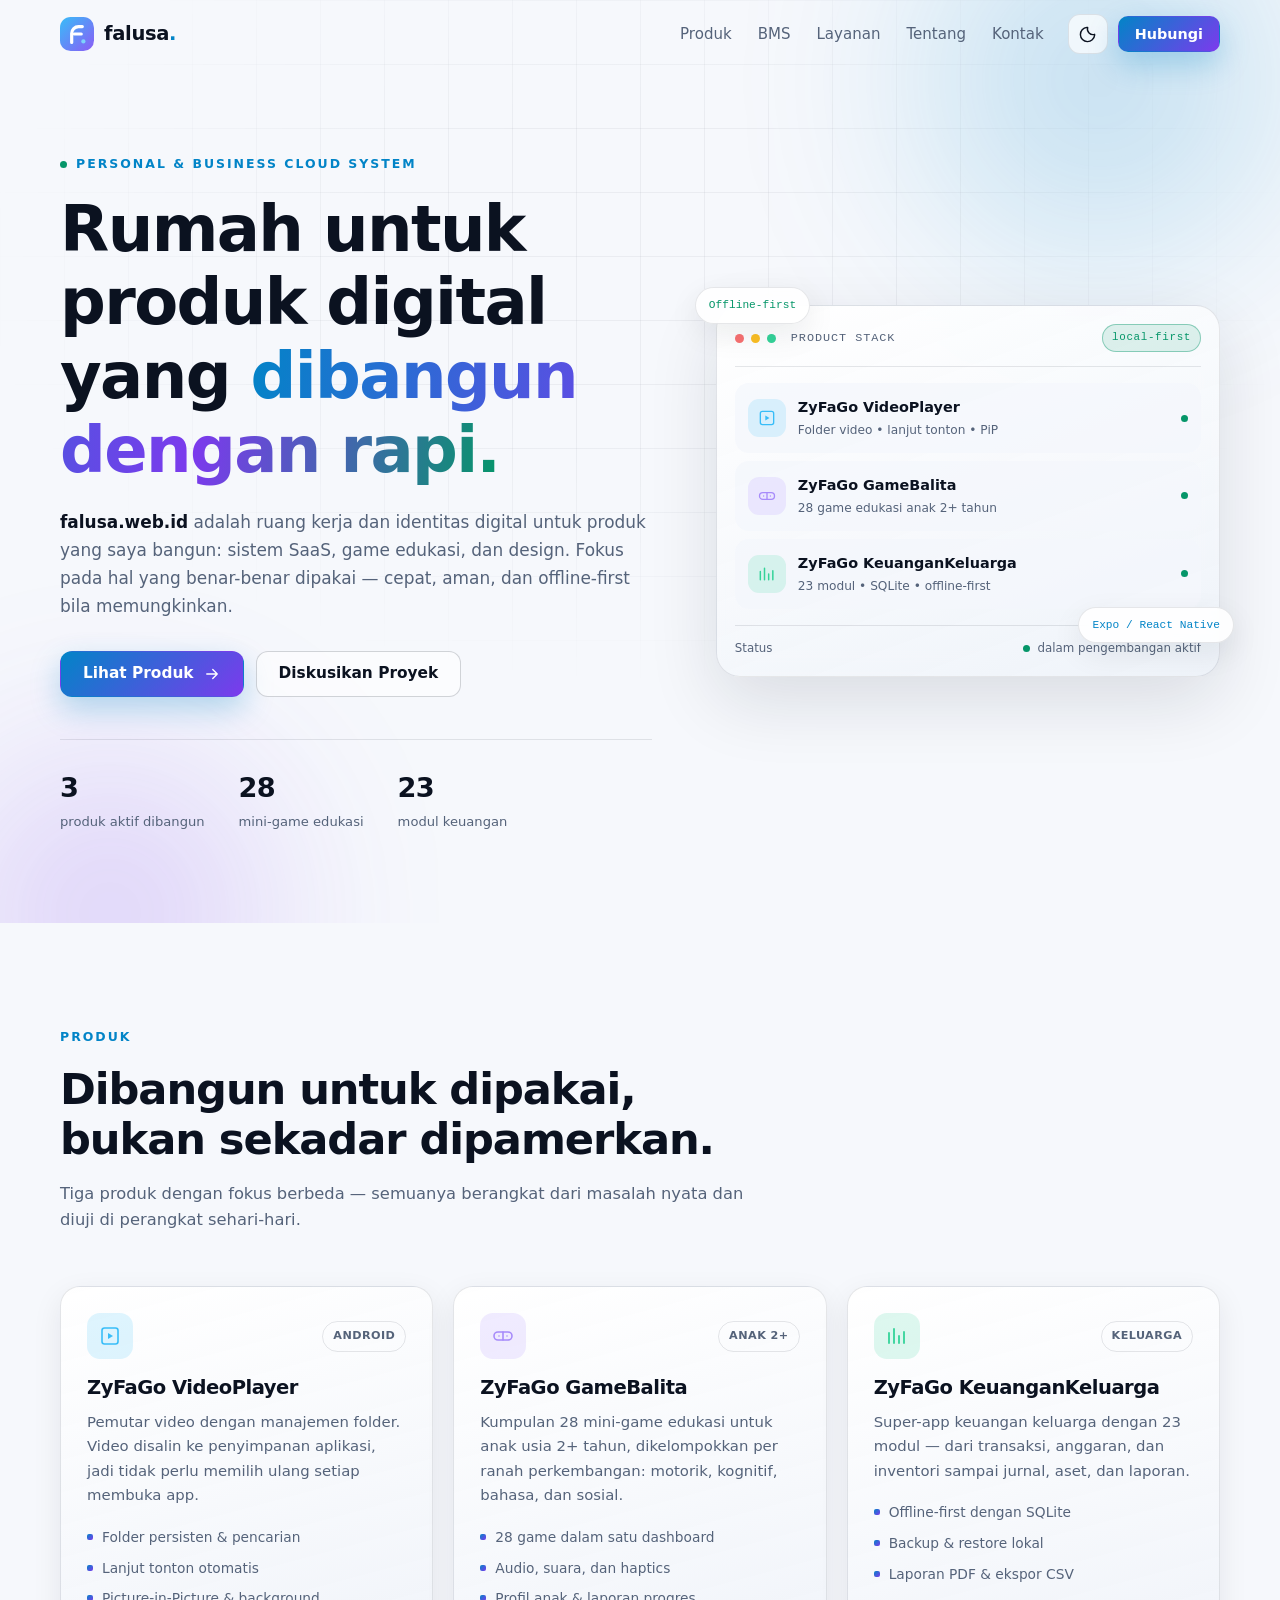
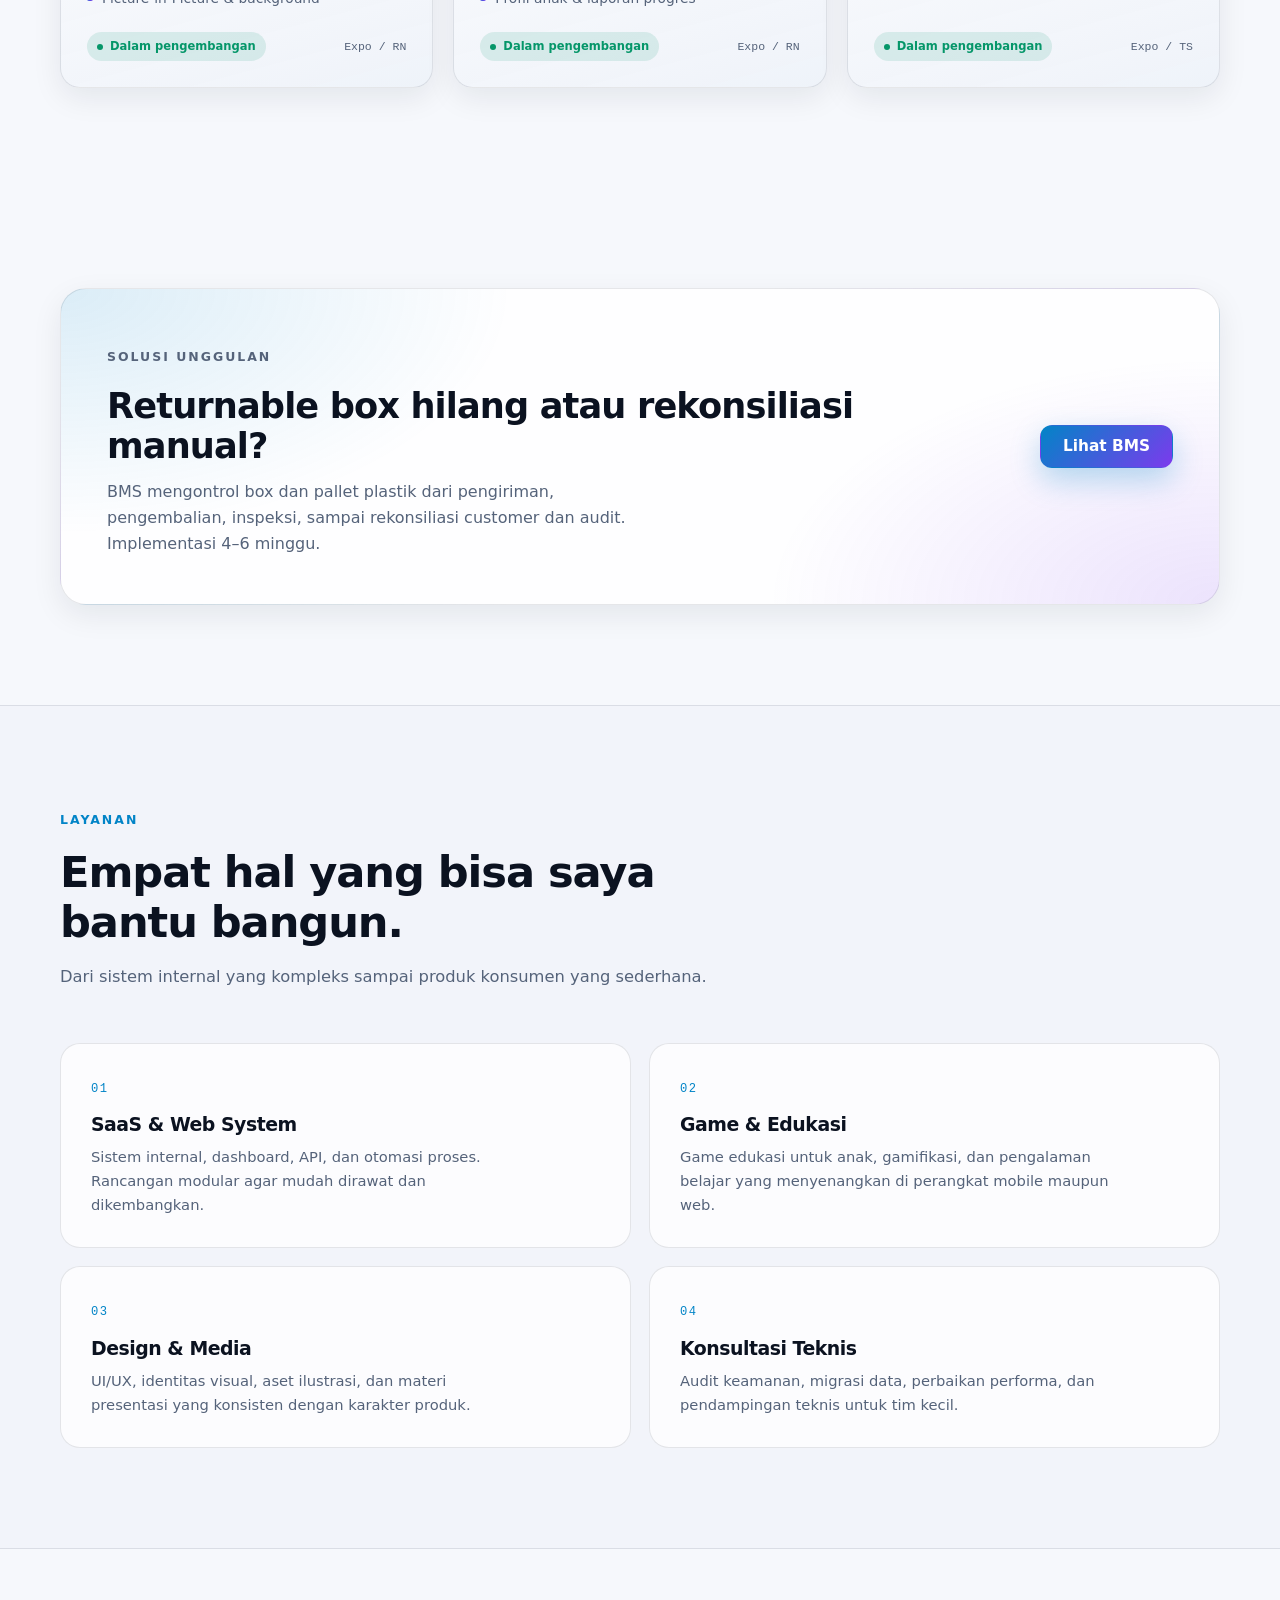
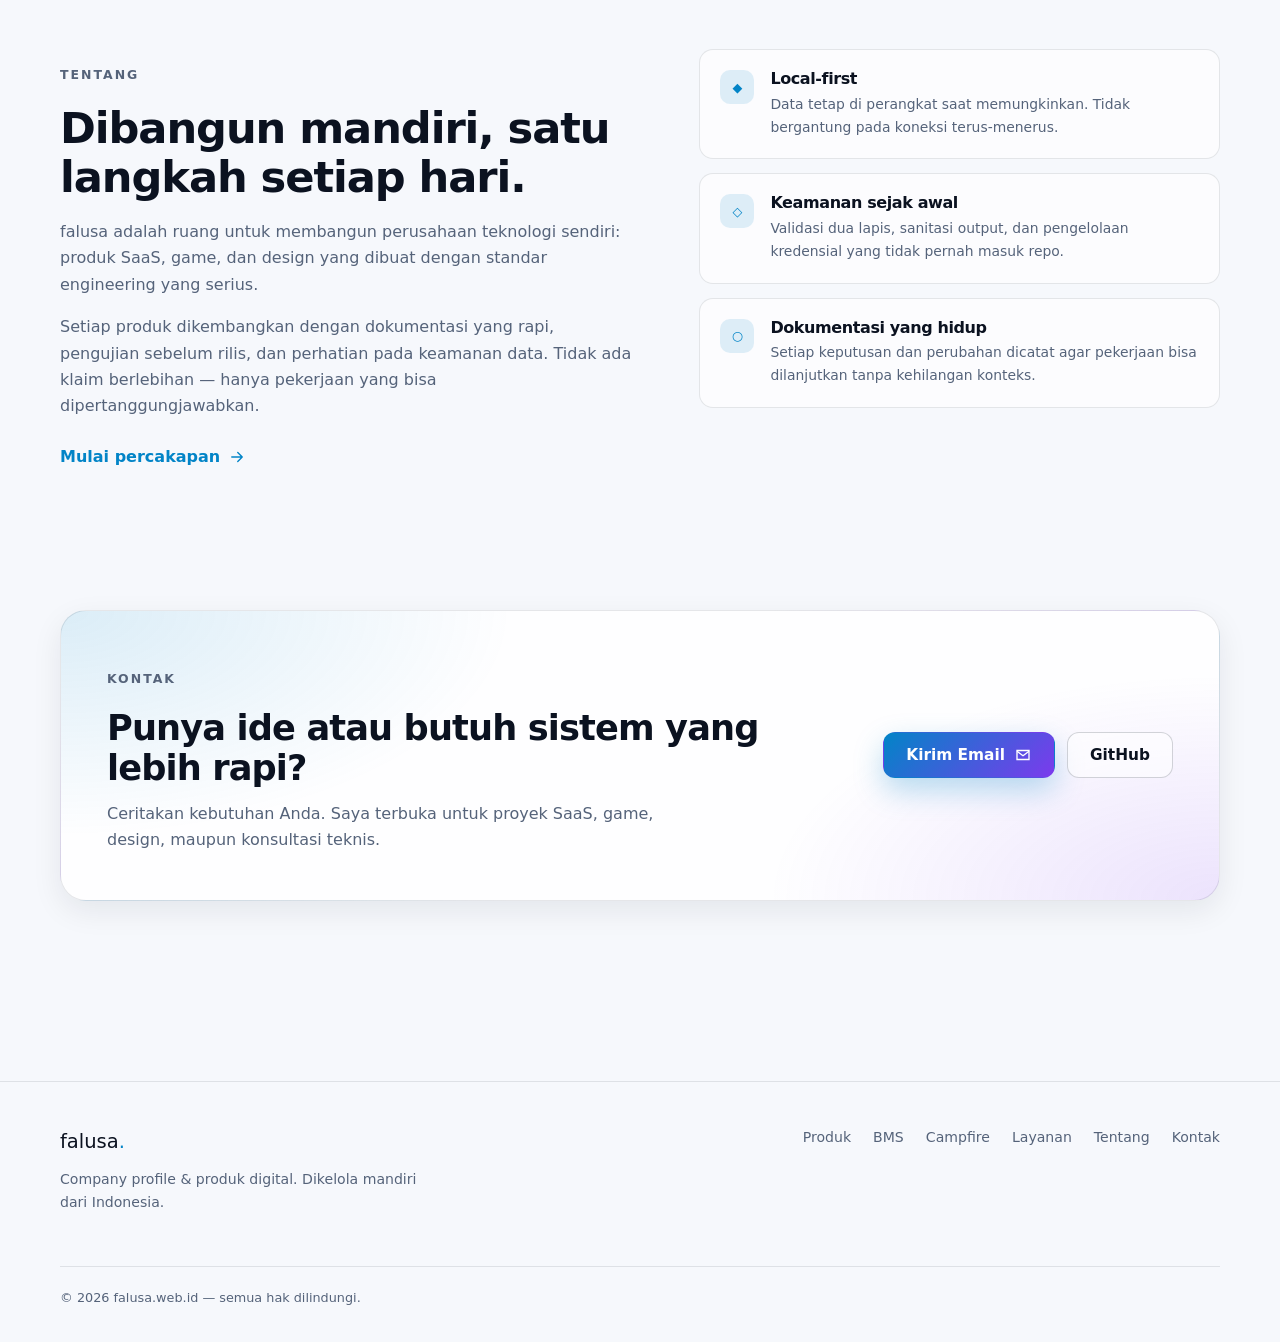
<file: index.html>
<!doctype html>
<html lang="id" data-theme="dark">
<head>
  <meta charset="utf-8">
  <meta name="viewport" content="width=device-width, initial-scale=1">
  <title>falusa — Company Profile &amp; Digital Products</title>
  <meta name="description" content="falusa.web.id — rumah untuk produk digital: sistem SaaS, game edukasi, dan design. Dikelola secara mandiri, fokus pada kecepatan, keamanan, dan pengalaman pengguna.">
  <meta name="author" content="falusa">
  <meta name="theme-color" content="#070A12">
  <script>document.documentElement.classList.add('js');</script>
  <link rel="canonical" href="https://falusa.web.id/">
  <link rel="icon" href="assets/img/favicon.svg" type="image/svg+xml">
  <link rel="stylesheet" href="assets/css/style.css">

  <meta property="og:type" content="website">
  <meta property="og:site_name" content="falusa">
  <meta property="og:title" content="falusa — Company Profile &amp; Digital Products">
  <meta property="og:description" content="Rumah untuk produk digital: sistem SaaS, game edukasi, dan design.">
  <meta property="og:url" content="https://falusa.web.id/">
  <meta name="twitter:card" content="summary">
  <meta name="twitter:title" content="falusa — Company Profile &amp; Digital Products">
  <meta name="twitter:description" content="Rumah untuk produk digital: sistem SaaS, game edukasi, dan design.">

  <script type="application/ld+json">
  {
    "@context": "https://schema.org",
    "@type": "Organization",
    "name": "falusa",
    "url": "https://falusa.web.id",
    "email": "faridlukmans@gmail.com",
    "sameAs": ["https://github.com/faridlukmans"],
    "description": "Personal and business cloud system. Membangun produk digital: SaaS, game edukasi, dan design."
  }
  </script>
</head>
<body>
  <a class="skip-link" href="#main">Lewati ke konten</a>

  <header class="site-header" id="siteHeader">
    <div class="container nav-wrap">
      <a class="brand" href="#top" aria-label="falusa — beranda">
        <span class="brand-mark" aria-hidden="true">
          <svg viewBox="0 0 32 32" fill="none" xmlns="http://www.w3.org/2000/svg">
            <rect width="32" height="32" rx="10" fill="url(#brandGradient)"/>
            <path d="M11 24V15.5C11 11.91 13.91 9 17.5 9H21" stroke="white" stroke-width="3" stroke-linecap="round"/>
            <path d="M13.5 16H20" stroke="white" stroke-width="3" stroke-linecap="round"/>
            <circle cx="22" cy="23" r="2" fill="#7DD3FC"/>
            <defs>
              <linearGradient id="brandGradient" x1="0" y1="0" x2="32" y2="32" gradientUnits="userSpaceOnUse">
                <stop stop-color="#38BDF8"/>
                <stop offset="1" stop-color="#8B5CF6"/>
              </linearGradient>
            </defs>
          </svg>
        </span>
        <span class="brand-text">falusa<span class="brand-dot">.</span></span>
      </a>

      <nav class="nav-links" id="navLinks" aria-label="Navigasi utama">
        <a href="#produk">Produk</a>
        <a href="bms.html">BMS</a>
        <a href="#layanan">Layanan</a>
        <a href="#tentang">Tentang</a>
        <a href="#kontak">Kontak</a>
      </nav>

      <div class="nav-actions">
        <button class="icon-btn" id="themeToggle" type="button" aria-label="Ganti tema terang/gelap" title="Ganti tema">
          <svg class="icon-sun" viewBox="0 0 24 24" fill="none" aria-hidden="true"><circle cx="12" cy="12" r="4" stroke="currentColor" stroke-width="1.8"/><path d="M12 2v2M12 20v2M4.93 4.93l1.42 1.42M17.65 17.65l1.42 1.42M2 12h2M20 12h2M4.93 19.07l1.42-1.42M17.65 6.35l1.42-1.42" stroke="currentColor" stroke-width="1.8" stroke-linecap="round"/></svg>
          <svg class="icon-moon" viewBox="0 0 24 24" fill="none" aria-hidden="true"><path d="M21 12.79A9 9 0 1 1 11.21 3c.34 0 .67.02 1 .05a7 7 0 0 0 8.74 8.74c.03.33.05.66.05 1Z" stroke="currentColor" stroke-width="1.8" stroke-linejoin="round"/></svg>
        </button>
        <a class="btn btn-sm btn-primary nav-cta" href="#kontak">Hubungi</a>
        <button class="icon-btn menu-btn" id="menuToggle" type="button" aria-label="Buka menu" aria-expanded="false" aria-controls="navLinks">
          <svg viewBox="0 0 24 24" fill="none" aria-hidden="true"><path d="M4 7h16M4 12h16M4 17h16" stroke="currentColor" stroke-width="1.8" stroke-linecap="round"/></svg>
        </button>
      </div>
    </div>
  </header>

  <main id="main">
    <!-- HERO -->
    <section class="hero" id="top">
      <div class="hero-bg" aria-hidden="true">
        <div class="orb orb-a"></div>
        <div class="orb orb-b"></div>
        <div class="grid-fade"></div>
      </div>
      <div class="container hero-grid">
        <div class="hero-copy reveal">
          <p class="eyebrow"><span class="pulse-dot"></span> Personal &amp; business cloud system</p>
          <h1>Rumah untuk produk digital yang <span class="gradient-text">dibangun dengan rapi.</span></h1>
          <p class="lead">
            <strong>falusa.web.id</strong> adalah ruang kerja dan identitas digital untuk produk
            yang saya bangun: sistem SaaS, game edukasi, dan design. Fokus pada hal yang
            benar-benar dipakai — cepat, aman, dan offline-first bila memungkinkan.
          </p>
          <div class="hero-actions">
            <a class="btn btn-primary" href="#produk">
              Lihat Produk
              <svg viewBox="0 0 24 24" fill="none" aria-hidden="true"><path d="M5 12h14M13 6l6 6-6 6" stroke="currentColor" stroke-width="1.8" stroke-linecap="round" stroke-linejoin="round"/></svg>
            </a>
            <a class="btn btn-ghost" href="#kontak">Diskusikan Proyek</a>
          </div>
          <ul class="hero-facts" aria-label="Ringkasan">
            <li><strong>3</strong><span>produk aktif dibangun</span></li>
            <li><strong>28</strong><span>mini-game edukasi</span></li>
            <li><strong>23</strong><span>modul keuangan</span></li>
          </ul>
        </div>

        <div class="hero-visual reveal" aria-hidden="true">
          <div class="visual-card">
            <div class="visual-head">
              <span class="traffic"></span><span class="traffic"></span><span class="traffic"></span>
              <span class="visual-title">product stack</span>
              <span class="live-badge">local-first</span>
            </div>
            <div class="stack-list">
              <div class="stack-item">
                <span class="stack-icon icon-cyan">
                  <svg viewBox="0 0 24 24" fill="none"><path d="M4 6.5A2.5 2.5 0 0 1 6.5 4h11A2.5 2.5 0 0 1 20 6.5v11a2.5 2.5 0 0 1-2.5 2.5h-11A2.5 2.5 0 0 1 4 17.5v-11Z" stroke="currentColor" stroke-width="1.6"/><path d="m10 9 5 3-5 3V9Z" fill="currentColor"/></svg>
                </span>
                <div><strong>ZyFaGo VideoPlayer</strong><small>Folder video • lanjut tonton • PiP</small></div>
                <span class="status-dot"></span>
              </div>
              <div class="stack-item">
                <span class="stack-icon icon-violet">
                  <svg viewBox="0 0 24 24" fill="none"><path d="M7 8h10a4 4 0 0 1 0 8H7a4 4 0 0 1 0-8Z" stroke="currentColor" stroke-width="1.6"/><path d="M8 12h.01M16 12h.01M12 8v8" stroke="currentColor" stroke-width="1.6" stroke-linecap="round"/></svg>
                </span>
                <div><strong>ZyFaGo GameBalita</strong><small>28 game edukasi anak 2+ tahun</small></div>
                <span class="status-dot"></span>
              </div>
              <div class="stack-item">
                <span class="stack-icon icon-lime">
                  <svg viewBox="0 0 24 24" fill="none"><path d="M4 19V9m5 10V5m5 14v-7m5 7V8" stroke="currentColor" stroke-width="1.8" stroke-linecap="round"/></svg>
                </span>
                <div><strong>ZyFaGo KeuanganKeluarga</strong><small>23 modul • SQLite • offline-first</small></div>
                <span class="status-dot"></span>
              </div>
            </div>
            <div class="visual-foot">
              <span>Status</span>
              <span class="visual-status"><span class="pulse-dot"></span> dalam pengembangan aktif</span>
            </div>
          </div>
          <div class="float-chip chip-a">Offline-first</div>
          <div class="float-chip chip-b">Expo / React Native</div>
        </div>
      </div>
    </section>

    <!-- PRODUK -->
    <section class="section" id="produk">
      <div class="container">
        <div class="section-head reveal">
          <p class="eyebrow">Produk</p>
          <h2>Dibangun untuk dipakai, bukan sekadar dipamerkan.</h2>
          <p class="section-sub">Tiga produk dengan fokus berbeda — semuanya berangkat dari masalah nyata dan diuji di perangkat sehari-hari.</p>
        </div>

        <div class="product-grid">
          <article class="product-card reveal">
            <div class="product-top">
              <span class="product-icon icon-cyan">
                <svg viewBox="0 0 24 24" fill="none"><path d="M4 6.5A2.5 2.5 0 0 1 6.5 4h11A2.5 2.5 0 0 1 20 6.5v11a2.5 2.5 0 0 1-2.5 2.5h-11A2.5 2.5 0 0 1 4 17.5v-11Z" stroke="currentColor" stroke-width="1.6"/><path d="m10 9 5 3-5 3V9Z" fill="currentColor"/></svg>
              </span>
              <span class="badge">Android</span>
            </div>
            <h3>ZyFaGo VideoPlayer</h3>
            <p>Pemutar video dengan manajemen folder. Video disalin ke penyimpanan aplikasi, jadi tidak perlu memilih ulang setiap membuka app.</p>
            <ul class="feature-list">
              <li>Folder persisten &amp; pencarian</li>
              <li>Lanjut tonton otomatis</li>
              <li>Picture-in-Picture &amp; background</li>
            </ul>
            <div class="product-foot">
              <span class="status-pill">Dalam pengembangan</span>
              <span class="mono">Expo / RN</span>
            </div>
          </article>

          <article class="product-card reveal">
            <div class="product-top">
              <span class="product-icon icon-violet">
                <svg viewBox="0 0 24 24" fill="none"><path d="M7 8h10a4 4 0 0 1 0 8H7a4 4 0 0 1 0-8Z" stroke="currentColor" stroke-width="1.6"/><path d="M8 12h.01M16 12h.01M12 8v8" stroke="currentColor" stroke-width="1.6" stroke-linecap="round"/></svg>
              </span>
              <span class="badge">Anak 2+</span>
            </div>
            <h3>ZyFaGo GameBalita</h3>
            <p>Kumpulan 28 mini-game edukasi untuk anak usia 2+ tahun, dikelompokkan per ranah perkembangan: motorik, kognitif, bahasa, dan sosial.</p>
            <ul class="feature-list">
              <li>28 game dalam satu dashboard</li>
              <li>Audio, suara, dan haptics</li>
              <li>Profil anak &amp; laporan progres</li>
            </ul>
            <div class="product-foot">
              <span class="status-pill">Dalam pengembangan</span>
              <span class="mono">Expo / RN</span>
            </div>
          </article>

          <article class="product-card reveal">
            <div class="product-top">
              <span class="product-icon icon-lime">
                <svg viewBox="0 0 24 24" fill="none"><path d="M4 19V9m5 10V5m5 14v-7m5 7V8" stroke="currentColor" stroke-width="1.8" stroke-linecap="round"/></svg>
              </span>
              <span class="badge">Keluarga</span>
            </div>
            <h3>ZyFaGo KeuanganKeluarga</h3>
            <p>Super-app keuangan keluarga dengan 23 modul — dari transaksi, anggaran, dan inventori sampai jurnal, aset, dan laporan.</p>
            <ul class="feature-list">
              <li>Offline-first dengan SQLite</li>
              <li>Backup &amp; restore lokal</li>
              <li>Laporan PDF &amp; ekspor CSV</li>
            </ul>
            <div class="product-foot">
              <span class="status-pill">Dalam pengembangan</span>
              <span class="mono">Expo / TS</span>
            </div>
          </article>
        </div>
      </div>
    </section>

    <!-- SOLUSI BMS -->
    <section class="section" id="bms">
      <div class="container cta-box reveal">
        <div class="cta-copy">
          <p class="eyebrow">Solusi unggulan</p>
          <h2>Returnable box hilang atau rekonsiliasi manual?</h2>
          <p>BMS mengontrol box dan pallet plastik dari pengiriman, pengembalian, inspeksi, sampai rekonsiliasi customer dan audit. Implementasi 4–6 minggu.</p>
        </div>
        <div class="cta-actions">
          <a class="btn btn-primary" href="bms.html">Lihat BMS</a>
        </div>
      </div>
    </section>

    <!-- LAYANAN -->
    <section class="section section-alt" id="layanan">
      <div class="container">
        <div class="section-head reveal">
          <p class="eyebrow">Layanan</p>
          <h2>Empat hal yang bisa saya bantu bangun.</h2>
          <p class="section-sub">Dari sistem internal yang kompleks sampai produk konsumen yang sederhana.</p>
        </div>

        <div class="service-grid">
          <article class="service-card reveal">
            <span class="service-num">01</span>
            <h3>SaaS &amp; Web System</h3>
            <p>Sistem internal, dashboard, API, dan otomasi proses. Rancangan modular agar mudah dirawat dan dikembangkan.</p>
          </article>
          <article class="service-card reveal">
            <span class="service-num">02</span>
            <h3>Game &amp; Edukasi</h3>
            <p>Game edukasi untuk anak, gamifikasi, dan pengalaman belajar yang menyenangkan di perangkat mobile maupun web.</p>
          </article>
          <article class="service-card reveal">
            <span class="service-num">03</span>
            <h3>Design &amp; Media</h3>
            <p>UI/UX, identitas visual, aset ilustrasi, dan materi presentasi yang konsisten dengan karakter produk.</p>
          </article>
          <article class="service-card reveal">
            <span class="service-num">04</span>
            <h3>Konsultasi Teknis</h3>
            <p>Audit keamanan, migrasi data, perbaikan performa, dan pendampingan teknis untuk tim kecil.</p>
          </article>
        </div>
      </div>
    </section>

    <!-- TENTANG -->
    <section class="section" id="tentang">
      <div class="container about-grid">
        <div class="about-copy reveal">
          <p class="eyebrow">Tentang</p>
          <h2>Dibangun mandiri, satu langkah setiap hari.</h2>
          <p>
            falusa adalah ruang untuk membangun perusahaan teknologi sendiri: produk SaaS,
            game, dan design yang dibuat dengan standar engineering yang serius.
          </p>
          <p>
            Setiap produk dikembangkan dengan dokumentasi yang rapi, pengujian sebelum rilis,
            dan perhatian pada keamanan data. Tidak ada klaim berlebihan — hanya pekerjaan
            yang bisa dipertanggungjawabkan.
          </p>
          <a class="link-arrow" href="#kontak">
            Mulai percakapan
            <svg viewBox="0 0 24 24" fill="none" aria-hidden="true"><path d="M5 12h14M13 6l6 6-6 6" stroke="currentColor" stroke-width="1.8" stroke-linecap="round" stroke-linejoin="round"/></svg>
          </a>
        </div>

        <div class="principle-list reveal">
          <div class="principle">
            <span class="principle-icon">◆</span>
            <div><h3>Local-first</h3><p>Data tetap di perangkat saat memungkinkan. Tidak bergantung pada koneksi terus-menerus.</p></div>
          </div>
          <div class="principle">
            <span class="principle-icon">◇</span>
            <div><h3>Keamanan sejak awal</h3><p>Validasi dua lapis, sanitasi output, dan pengelolaan kredensial yang tidak pernah masuk repo.</p></div>
          </div>
          <div class="principle">
            <span class="principle-icon">○</span>
            <div><h3>Dokumentasi yang hidup</h3><p>Setiap keputusan dan perubahan dicatat agar pekerjaan bisa dilanjutkan tanpa kehilangan konteks.</p></div>
          </div>
        </div>
      </div>
    </section>

    <!-- KONTAK -->
    <section class="section section-cta" id="kontak">
      <div class="container cta-box reveal">
        <div class="cta-copy">
          <p class="eyebrow">Kontak</p>
          <h2>Punya ide atau butuh sistem yang lebih rapi?</h2>
          <p>Ceritakan kebutuhan Anda. Saya terbuka untuk proyek SaaS, game, design, maupun konsultasi teknis.</p>
        </div>
        <div class="cta-actions">
          <a class="btn btn-primary" href="mailto:faridlukmans@gmail.com?subject=Proyek%20falusa.web.id">
            Kirim Email
            <svg viewBox="0 0 24 24" fill="none" aria-hidden="true"><path d="M4 6h16v12H4V6Z" stroke="currentColor" stroke-width="1.8"/><path d="m4 7 8 6 8-6" stroke="currentColor" stroke-width="1.8" stroke-linejoin="round"/></svg>
          </a>
          <a class="btn btn-ghost" href="https://github.com/faridlukmans" target="_blank" rel="noopener noreferrer">GitHub</a>
        </div>
      </div>
    </section>
  </main>

  <footer class="site-footer">
    <div class="container footer-wrap">
      <div class="footer-brand">
        <span class="brand-text">falusa<span class="brand-dot">.</span></span>
        <p>Company profile &amp; produk digital. Dikelola mandiri dari Indonesia.</p>
      </div>
      <div class="footer-links">
        <a href="#produk">Produk</a>
        <a href="bms.html">BMS</a>
        <a href="campfire/">Campfire</a>
        <a href="#layanan">Layanan</a>
        <a href="#tentang">Tentang</a>
        <a href="#kontak">Kontak</a>
      </div>
      <p class="footer-copy">© <span id="year">2026</span> falusa.web.id — semua hak dilindungi.</p>
    </div>
  </footer>

  <script src="assets/js/main.js" defer></script>
</body>
</html>
</file>
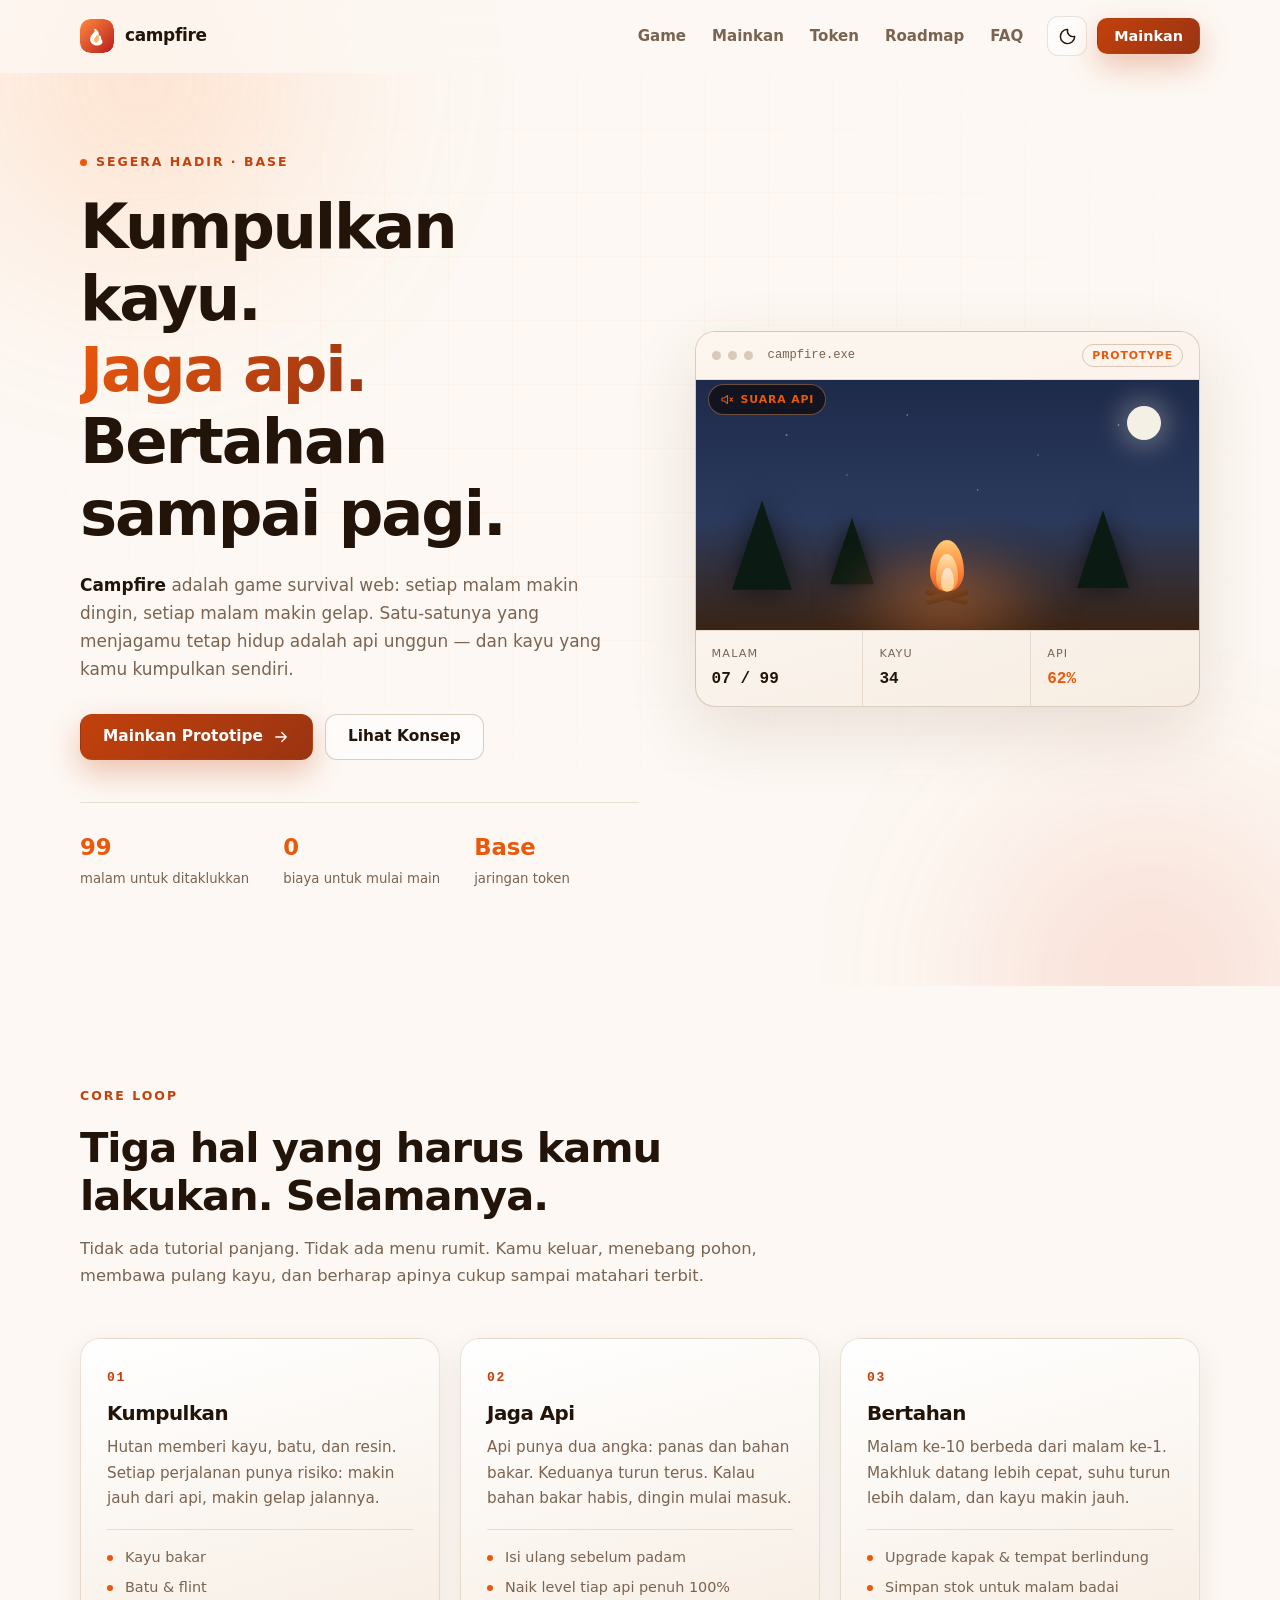
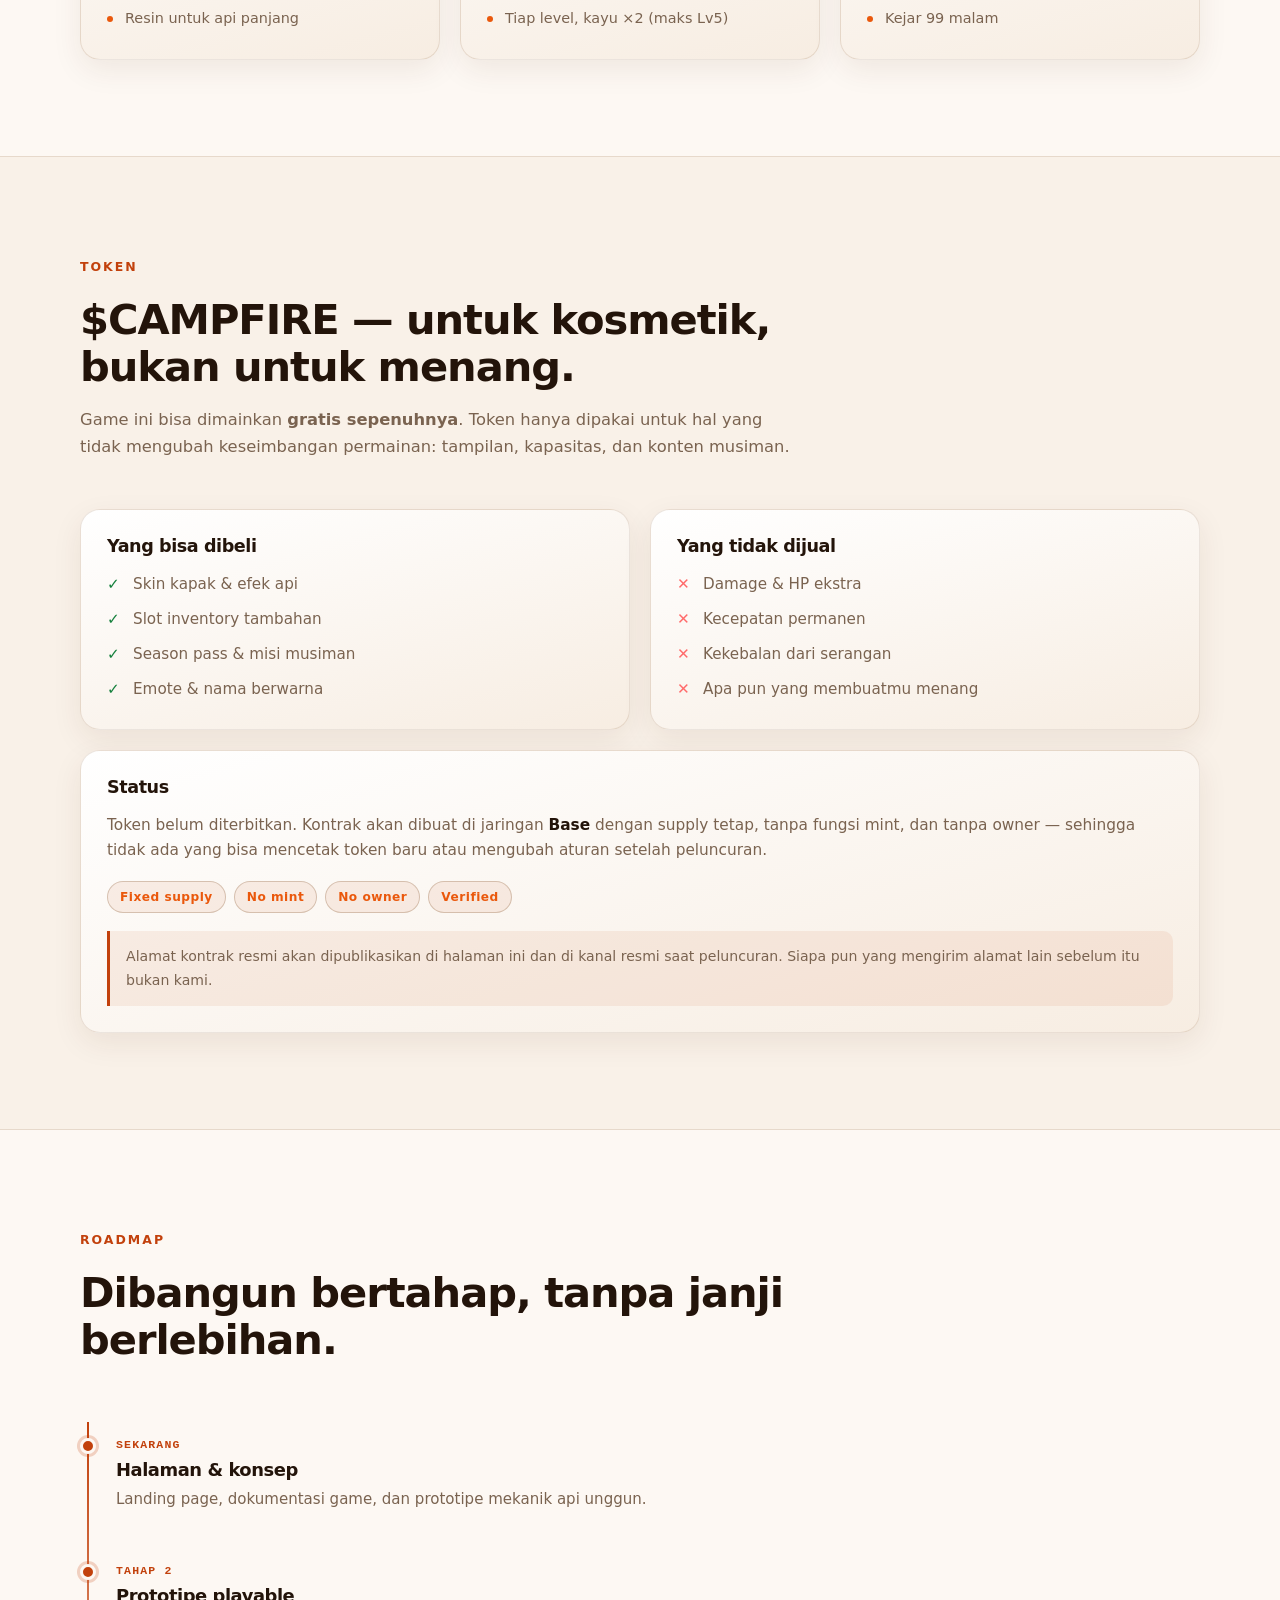
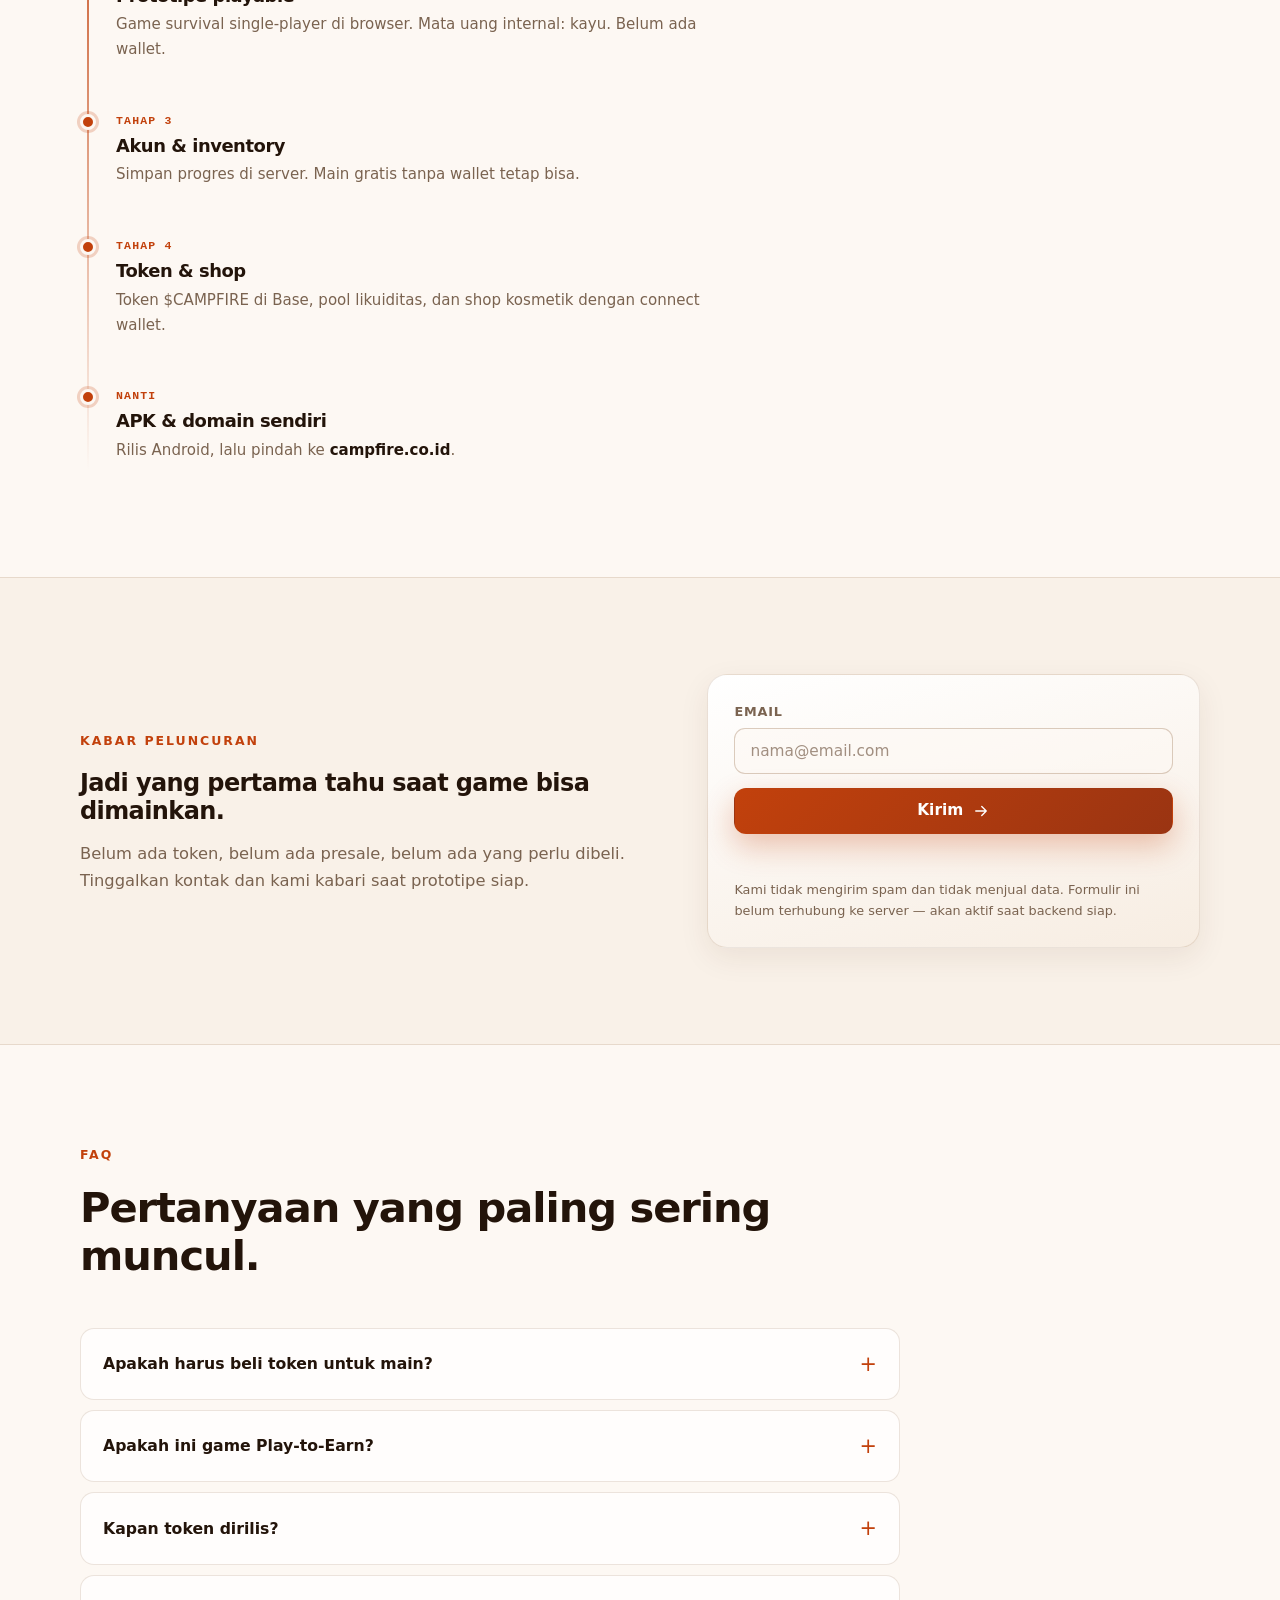
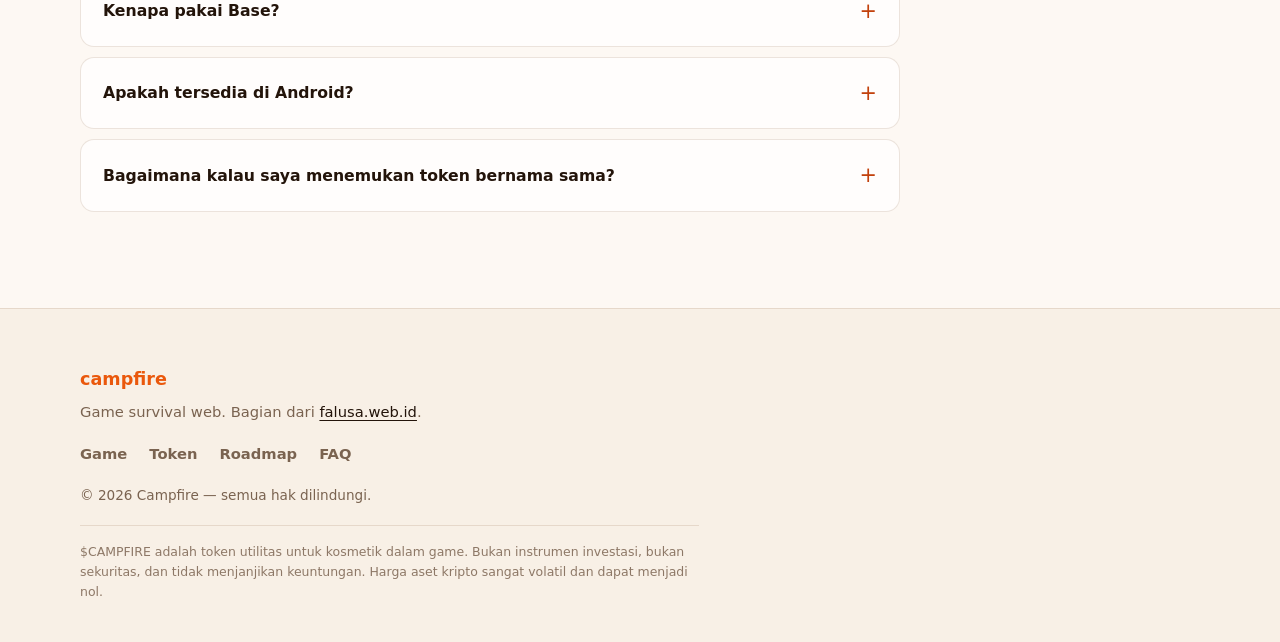
<file: campfire/index.html>
<!doctype html>
<html lang="id" data-theme="dark">
<head>
  <meta charset="utf-8">
  <meta name="viewport" content="width=device-width, initial-scale=1">
  <title>Campfire — Survival Game on Base</title>
  <meta name="description" content="Campfire — game survival bertahan malam. Kumpulkan kayu, jaga api unggun, jangan sampai padam. Segera hadir di campfire.falusa.web.id.">
  <meta name="author" content="falusa">
  <meta name="theme-color" content="#0b0705">
  <script>document.documentElement.classList.add('js');</script>
  <link rel="canonical" href="https://campfire.falusa.web.id/">
  <link rel="icon" href="assets/img/favicon.svg" type="image/svg+xml">
  <link rel="stylesheet" href="assets/css/campfire.css">

  <meta property="og:type" content="website">
  <meta property="og:site_name" content="Campfire">
  <meta property="og:title" content="Campfire — Survival Game on Base">
  <meta property="og:description" content="Kumpulkan kayu. Jaga api. Bertahan sampai pagi. Game survival web yang segera hadir.">
  <meta property="og:url" content="https://campfire.falusa.web.id/">
  <meta name="twitter:card" content="summary">

  <script type="application/ld+json">
  {
    "@context": "https://schema.org",
    "@type": "VideoGame",
    "name": "Campfire",
    "url": "https://campfire.falusa.web.id",
    "genre": ["Survival", "Casual"],
    "gamePlatform": ["Web browser", "Android"],
    "applicationCategory": "Game",
    "operatingSystem": "Web, Android",
    "publisher": { "@type": "Organization", "name": "falusa", "url": "https://falusa.web.id" }
  }
  </script>
</head>
<body>
  <a class="skip-link" href="#main">Lewati ke konten</a>

  <header class="site-header" id="siteHeader">
    <div class="container nav-wrap">
      <a class="brand" href="#top" aria-label="Campfire — beranda">
        <span class="brand-mark" aria-hidden="true">
          <svg viewBox="0 0 32 32" fill="none" xmlns="http://www.w3.org/2000/svg">
            <rect width="32" height="32" rx="10" fill="url(#cfGrad)"/>
            <path d="M16 25c-3.6 0-6.5-2.6-6.5-5.9 0-2.4 1.4-4 2.6-5.4.9-1 1.7-1.9 1.7-3.1 0-.6-.2-1.1-.5-1.6 2.6.7 4.4 3 4.4 5.4 0 .9-.2 1.6-.5 2.3.7-.3 1.2-.9 1.5-1.6.9 1.2 1.4 2.6 1.4 4C23 22.4 19.6 25 16 25Z" fill="#fff"/>
            <path d="M16 22.4c-1.6 0-2.9-1.2-2.9-2.7 0-1.5 1.2-2.3 1.9-3.3.4-.6.7-1.2.7-1.9 1.4.8 2.2 2.3 2.2 3.7 0 2.3-1.5 4.2-1.9 4.2Z" fill="#FFB86B"/>
            <defs>
              <linearGradient id="cfGrad" x1="0" y1="0" x2="32" y2="32" gradientUnits="userSpaceOnUse">
                <stop stop-color="#FF8A3D"/><stop offset="1" stop-color="#B91C1C"/>
              </linearGradient>
            </defs>
          </svg>
        </span>
        <span class="brand-text">campfire</span>
      </a>

      <nav class="nav-links" id="navLinks" aria-label="Navigasi utama">
        <a href="#game">Game</a>
        <a href="play.html">Mainkan</a>
        <a href="#token">Token</a>
        <a href="#roadmap">Roadmap</a>
        <a href="#faq">FAQ</a>
      </nav>

      <div class="nav-actions">
        <button class="icon-btn" id="themeToggle" type="button" aria-label="Ganti tema" title="Ganti tema">
          <svg class="icon-sun" viewBox="0 0 24 24" fill="none" aria-hidden="true"><circle cx="12" cy="12" r="4" stroke="currentColor" stroke-width="1.8"/><path d="M12 2v2M12 20v2M4.93 4.93l1.42 1.42M17.65 17.65l1.42 1.42M2 12h2M20 12h2M4.93 19.07l1.42-1.42M17.65 6.35l1.42-1.42" stroke="currentColor" stroke-width="1.8" stroke-linecap="round"/></svg>
          <svg class="icon-moon" viewBox="0 0 24 24" fill="none" aria-hidden="true"><path d="M21 12.79A9 9 0 1 1 11.21 3c.34 0 .67.02 1 .05a7 7 0 0 0 8.74 8.74c.03.33.05.66.05 1Z" stroke="currentColor" stroke-width="1.8" stroke-linejoin="round"/></svg>
        </button>
        <a class="btn btn-sm btn-primary nav-cta" href="play.html">Mainkan</a>
        <button class="icon-btn menu-btn" id="menuToggle" type="button" aria-label="Buka menu" aria-expanded="false" aria-controls="navLinks">
          <svg viewBox="0 0 24 24" fill="none" aria-hidden="true"><path d="M4 7h16M4 12h16M4 17h16" stroke="currentColor" stroke-width="1.8" stroke-linecap="round"/></svg>
        </button>
      </div>
    </div>
  </header>

  <main id="main">
    <!-- HERO -->
    <section class="hero" id="top">
      <div class="hero-bg" aria-hidden="true">
        <div class="glow glow-a"></div>
        <div class="glow glow-b"></div>
        <div class="embers" id="embers"></div>
        <div class="grid-fade"></div>
      </div>

      <div class="container hero-grid">
        <div class="hero-copy reveal">
          <p class="eyebrow"><span class="pulse-dot"></span> Segera hadir · Base</p>
          <h1>Kumpulkan kayu.<br><span class="gradient-text">Jaga api.</span><br>Bertahan sampai pagi.</h1>
          <p class="lead">
            <strong>Campfire</strong> adalah game survival web: setiap malam makin dingin,
            setiap malam makin gelap. Satu-satunya yang menjagamu tetap hidup adalah api
            unggun — dan kayu yang kamu kumpulkan sendiri.
          </p>
          <div class="hero-actions">
            <a class="btn btn-primary" href="play.html">
              Mainkan Prototipe
              <svg viewBox="0 0 24 24" fill="none" aria-hidden="true"><path d="M5 12h14M13 6l6 6-6 6" stroke="currentColor" stroke-width="1.8" stroke-linecap="round" stroke-linejoin="round"/></svg>
            </a>
            <a class="btn btn-ghost" href="#game">Lihat Konsep</a>
          </div>
          <ul class="hero-facts" aria-label="Ringkasan">
            <li><strong>99</strong><span>malam untuk ditaklukkan</span></li>
            <li><strong>0</strong><span>biaya untuk mulai main</span></li>
            <li><strong>Base</strong><span>jaringan token</span></li>
          </ul>
        </div>

        <div class="hero-visual reveal">
          <div class="visual-card">
            <div class="visual-head">
              <span class="traffic"></span><span class="traffic"></span><span class="traffic"></span>
              <span class="visual-title">campfire.exe</span>
              <span class="live-badge">prototype</span>
            </div>
            <button class="sound-btn" id="fireSound" type="button" aria-pressed="false" aria-label="Nyalakan suara api unggun">
              <svg class="ico-off" viewBox="0 0 24 24" fill="none" aria-hidden="true">
                <path d="M4 9.5h3.2L12 5.6v12.8L7.2 14.5H4a1 1 0 0 1-1-1v-3a1 1 0 0 1 1-1Z" stroke="currentColor" stroke-width="1.7" stroke-linejoin="round"/>
                <path d="M16 9.5l4 5M20 9.5l-4 5" stroke="currentColor" stroke-width="1.7" stroke-linecap="round"/>
              </svg>
              <svg class="ico-on" viewBox="0 0 24 24" fill="none" aria-hidden="true">
                <path d="M4 9.5h3.2L12 5.6v12.8L7.2 14.5H4a1 1 0 0 1-1-1v-3a1 1 0 0 1 1-1Z" stroke="currentColor" stroke-width="1.7" stroke-linejoin="round"/>
                <path d="M15.6 8.6a4.8 4.8 0 0 1 0 6.8M18.4 6a8.6 8.6 0 0 1 0 12" stroke="currentColor" stroke-width="1.7" stroke-linecap="round"/>
              </svg>
              <span class="sound-label">Suara api</span>
            </button>
            <div class="night-scene" aria-hidden="true">
              <div class="moon"></div>
              <div class="stars"></div>
              <div class="tree tree-a"></div>
              <div class="tree tree-b"></div>
              <div class="tree tree-c"></div>
              <div class="fire">
                <span class="flame f1"></span>
                <span class="flame f2"></span>
                <span class="flame f3"></span>
                <span class="log log-a"></span>
                <span class="log log-b"></span>
              </div>
              <div class="fire-glow"></div>
            </div>
            <div class="hud" aria-hidden="true">
              <div class="hud-item"><span class="hud-label">Malam</span><strong>07 / 99</strong></div>
              <div class="hud-item"><span class="hud-label">Kayu</span><strong>34</strong></div>
              <div class="hud-item"><span class="hud-label">Api</span><strong class="warn">62%</strong></div>
            </div>
          </div>
        </div>
      </div>
    </section>

    <!-- GAME -->
    <section class="section" id="game">
      <div class="container">
        <div class="section-head reveal">
          <p class="eyebrow">Core loop</p>
          <h2>Tiga hal yang harus kamu lakukan. Selamanya.</h2>
          <p class="section-sub">
            Tidak ada tutorial panjang. Tidak ada menu rumit. Kamu keluar, menebang pohon,
            membawa pulang kayu, dan berharap apinya cukup sampai matahari terbit.
          </p>
        </div>

        <div class="loop-grid">
          <article class="loop-card reveal">
            <span class="loop-num">01</span>
            <h3>Kumpulkan</h3>
            <p>Hutan memberi kayu, batu, dan resin. Setiap perjalanan punya risiko: makin jauh dari api, makin gelap jalannya.</p>
            <ul class="loop-list">
              <li>Kayu bakar</li>
              <li>Batu &amp; flint</li>
              <li>Resin untuk api panjang</li>
            </ul>
          </article>

          <article class="loop-card reveal">
            <span class="loop-num">02</span>
            <h3>Jaga Api</h3>
            <p>Api punya dua angka: panas dan bahan bakar. Keduanya turun terus. Kalau bahan bakar habis, dingin mulai masuk.</p>
            <ul class="loop-list">
              <li>Isi ulang sebelum padam</li>
              <li>Naik level tiap api penuh 100%</li>
              <li>Tiap level, kayu ×2 (maks Lv5)</li>
            </ul>
          </article>

          <article class="loop-card reveal">
            <span class="loop-num">03</span>
            <h3>Bertahan</h3>
            <p>Malam ke-10 berbeda dari malam ke-1. Makhluk datang lebih cepat, suhu turun lebih dalam, dan kayu makin jauh.</p>
            <ul class="loop-list">
              <li>Upgrade kapak &amp; tempat berlindung</li>
              <li>Simpan stok untuk malam badai</li>
              <li>Kejar 99 malam</li>
            </ul>
          </article>
        </div>
      </div>
    </section>

    <!-- TOKEN -->
    <section class="section section-alt" id="token">
      <div class="container">
        <div class="section-head reveal">
          <p class="eyebrow">Token</p>
          <h2>$CAMPFIRE — untuk kosmetik, bukan untuk menang.</h2>
          <p class="section-sub">
            Game ini bisa dimainkan <strong>gratis sepenuhnya</strong>. Token hanya dipakai
            untuk hal yang tidak mengubah keseimbangan permainan: tampilan, kapasitas, dan
            konten musiman.
          </p>
        </div>

        <div class="token-grid">
          <div class="token-card reveal">
            <h3>Yang bisa dibeli</h3>
            <ul class="check-list">
              <li>Skin kapak &amp; efek api</li>
              <li>Slot inventory tambahan</li>
              <li>Season pass &amp; misi musiman</li>
              <li>Emote &amp; nama berwarna</li>
            </ul>
          </div>

          <div class="token-card reveal">
            <h3>Yang tidak dijual</h3>
            <ul class="cross-list">
              <li>Damage &amp; HP ekstra</li>
              <li>Kecepatan permanen</li>
              <li>Kekebalan dari serangan</li>
              <li>Apa pun yang membuatmu menang</li>
            </ul>
          </div>

          <div class="token-card token-card-wide reveal">
            <h3>Status</h3>
            <p class="token-note">
              Token belum diterbitkan. Kontrak akan dibuat di jaringan <strong>Base</strong>
              dengan supply tetap, tanpa fungsi mint, dan tanpa owner — sehingga tidak ada
              yang bisa mencetak token baru atau mengubah aturan setelah peluncuran.
            </p>
            <div class="token-badges">
              <span class="badge">Fixed supply</span>
              <span class="badge">No mint</span>
              <span class="badge">No owner</span>
              <span class="badge">Verified</span>
            </div>
            <p class="token-warn">
              Alamat kontrak resmi akan dipublikasikan di halaman ini dan di kanal resmi
              saat peluncuran. Siapa pun yang mengirim alamat lain sebelum itu bukan kami.
            </p>
          </div>
        </div>
      </div>
    </section>

    <!-- ROADMAP -->
    <section class="section" id="roadmap">
      <div class="container">
        <div class="section-head reveal">
          <p class="eyebrow">Roadmap</p>
          <h2>Dibangun bertahap, tanpa janji berlebihan.</h2>
        </div>

        <ol class="timeline">
          <li class="timeline-item reveal">
            <span class="timeline-dot"></span>
            <div class="timeline-body">
              <span class="timeline-tag">Sekarang</span>
              <h3>Halaman &amp; konsep</h3>
              <p>Landing page, dokumentasi game, dan prototipe mekanik api unggun.</p>
            </div>
          </li>
          <li class="timeline-item reveal">
            <span class="timeline-dot"></span>
            <div class="timeline-body">
              <span class="timeline-tag">Tahap 2</span>
              <h3>Prototipe playable</h3>
              <p>Game survival single-player di browser. Mata uang internal: kayu. Belum ada wallet.</p>
            </div>
          </li>
          <li class="timeline-item reveal">
            <span class="timeline-dot"></span>
            <div class="timeline-body">
              <span class="timeline-tag">Tahap 3</span>
              <h3>Akun &amp; inventory</h3>
              <p>Simpan progres di server. Main gratis tanpa wallet tetap bisa.</p>
            </div>
          </li>
          <li class="timeline-item reveal">
            <span class="timeline-dot"></span>
            <div class="timeline-body">
              <span class="timeline-tag">Tahap 4</span>
              <h3>Token &amp; shop</h3>
              <p>Token $CAMPFIRE di Base, pool likuiditas, dan shop kosmetik dengan connect wallet.</p>
            </div>
          </li>
          <li class="timeline-item reveal">
            <span class="timeline-dot"></span>
            <div class="timeline-body">
              <span class="timeline-tag">Nanti</span>
              <h3>APK &amp; domain sendiri</h3>
              <p>Rilis Android, lalu pindah ke <strong>campfire.co.id</strong>.</p>
            </div>
          </li>
        </ol>
      </div>
    </section>

    <!-- NOTIFY -->
    <section class="section section-alt" id="notify">
      <div class="container notify-wrap">
        <div class="notify-copy reveal">
          <p class="eyebrow">Kabar peluncuran</p>
          <h2>Jadi yang pertama tahu saat game bisa dimainkan.</h2>
          <p class="section-sub">
            Belum ada token, belum ada presale, belum ada yang perlu dibeli.
            Tinggalkan kontak dan kami kabari saat prototipe siap.
          </p>
        </div>

        <form class="notify-form reveal" id="notifyForm" novalidate>
          <label class="field">
            <span>Email</span>
            <input type="email" name="email" id="notifyEmail" placeholder="nama@email.com" autocomplete="email" required>
          </label>
          <button class="btn btn-primary" type="submit">
            Kirim
            <svg viewBox="0 0 24 24" fill="none" aria-hidden="true"><path d="M5 12h14M13 6l6 6-6 6" stroke="currentColor" stroke-width="1.8" stroke-linecap="round" stroke-linejoin="round"/></svg>
          </button>
          <p class="form-msg" id="notifyMsg" role="status" aria-live="polite"></p>
          <p class="form-note">
            Kami tidak mengirim spam dan tidak menjual data. Formulir ini belum terhubung
            ke server — akan aktif saat backend siap.
          </p>
        </form>
      </div>
    </section>

    <!-- FAQ -->
    <section class="section" id="faq">
      <div class="container">
        <div class="section-head reveal">
          <p class="eyebrow">FAQ</p>
          <h2>Pertanyaan yang paling sering muncul.</h2>
        </div>

        <div class="faq-list">
          <details class="faq-item reveal">
            <summary>Apakah harus beli token untuk main?</summary>
            <p>Tidak. Game bisa dimainkan gratis sepenuhnya. Token hanya untuk kosmetik dan kenyamanan.</p>
          </details>
          <details class="faq-item reveal">
            <summary>Apakah ini game Play-to-Earn?</summary>
            <p>Bukan. Tidak ada janji penghasilan. Token bukan investasi dan tidak menjanjikan keuntungan apa pun.</p>
          </details>
          <details class="faq-item reveal">
            <summary>Kapan token dirilis?</summary>
            <p>Setelah game bisa dimainkan. Token tanpa game hanya akan jadi token kosong, dan kami tidak mau itu.</p>
          </details>
          <details class="faq-item reveal">
            <summary>Kenapa pakai Base?</summary>
            <p>Biaya transaksi sangat murah dan jaringan terhubung dengan ekosistem Ethereum, sehingga pembelian kosmetik tidak membebani pemain.</p>
          </details>
          <details class="faq-item reveal">
            <summary>Apakah tersedia di Android?</summary>
            <p>Rencananya ya, setelah versi web stabil. Untuk sekarang fokus ke browser dulu.</p>
          </details>
          <details class="faq-item reveal">
            <summary>Bagaimana kalau saya menemukan token bernama sama?</summary>
            <p>Abaikan. Hanya alamat kontrak yang dipublikasikan di halaman ini yang resmi.</p>
          </details>
        </div>
      </div>
    </section>
  </main>

  <footer class="site-footer">
    <div class="container footer-wrap">
      <div class="footer-brand">
        <span class="brand-text">campfire</span>
        <p>Game survival web. Bagian dari <a href="https://falusa.web.id">falusa.web.id</a>.</p>
      </div>
      <div class="footer-links">
        <a href="#game">Game</a>
        <a href="#token">Token</a>
        <a href="#roadmap">Roadmap</a>
        <a href="#faq">FAQ</a>
      </div>
      <p class="footer-copy">© <span id="year">2026</span> Campfire — semua hak dilindungi.</p>
      <p class="footer-legal">
        $CAMPFIRE adalah token utilitas untuk kosmetik dalam game. Bukan instrumen investasi,
        bukan sekuritas, dan tidak menjanjikan keuntungan. Harga aset kripto sangat volatil
        dan dapat menjadi nol.
      </p>
    </div>
  </footer>

  <script src="assets/js/campfire.js" defer></script>
</body>
</html>
</file>
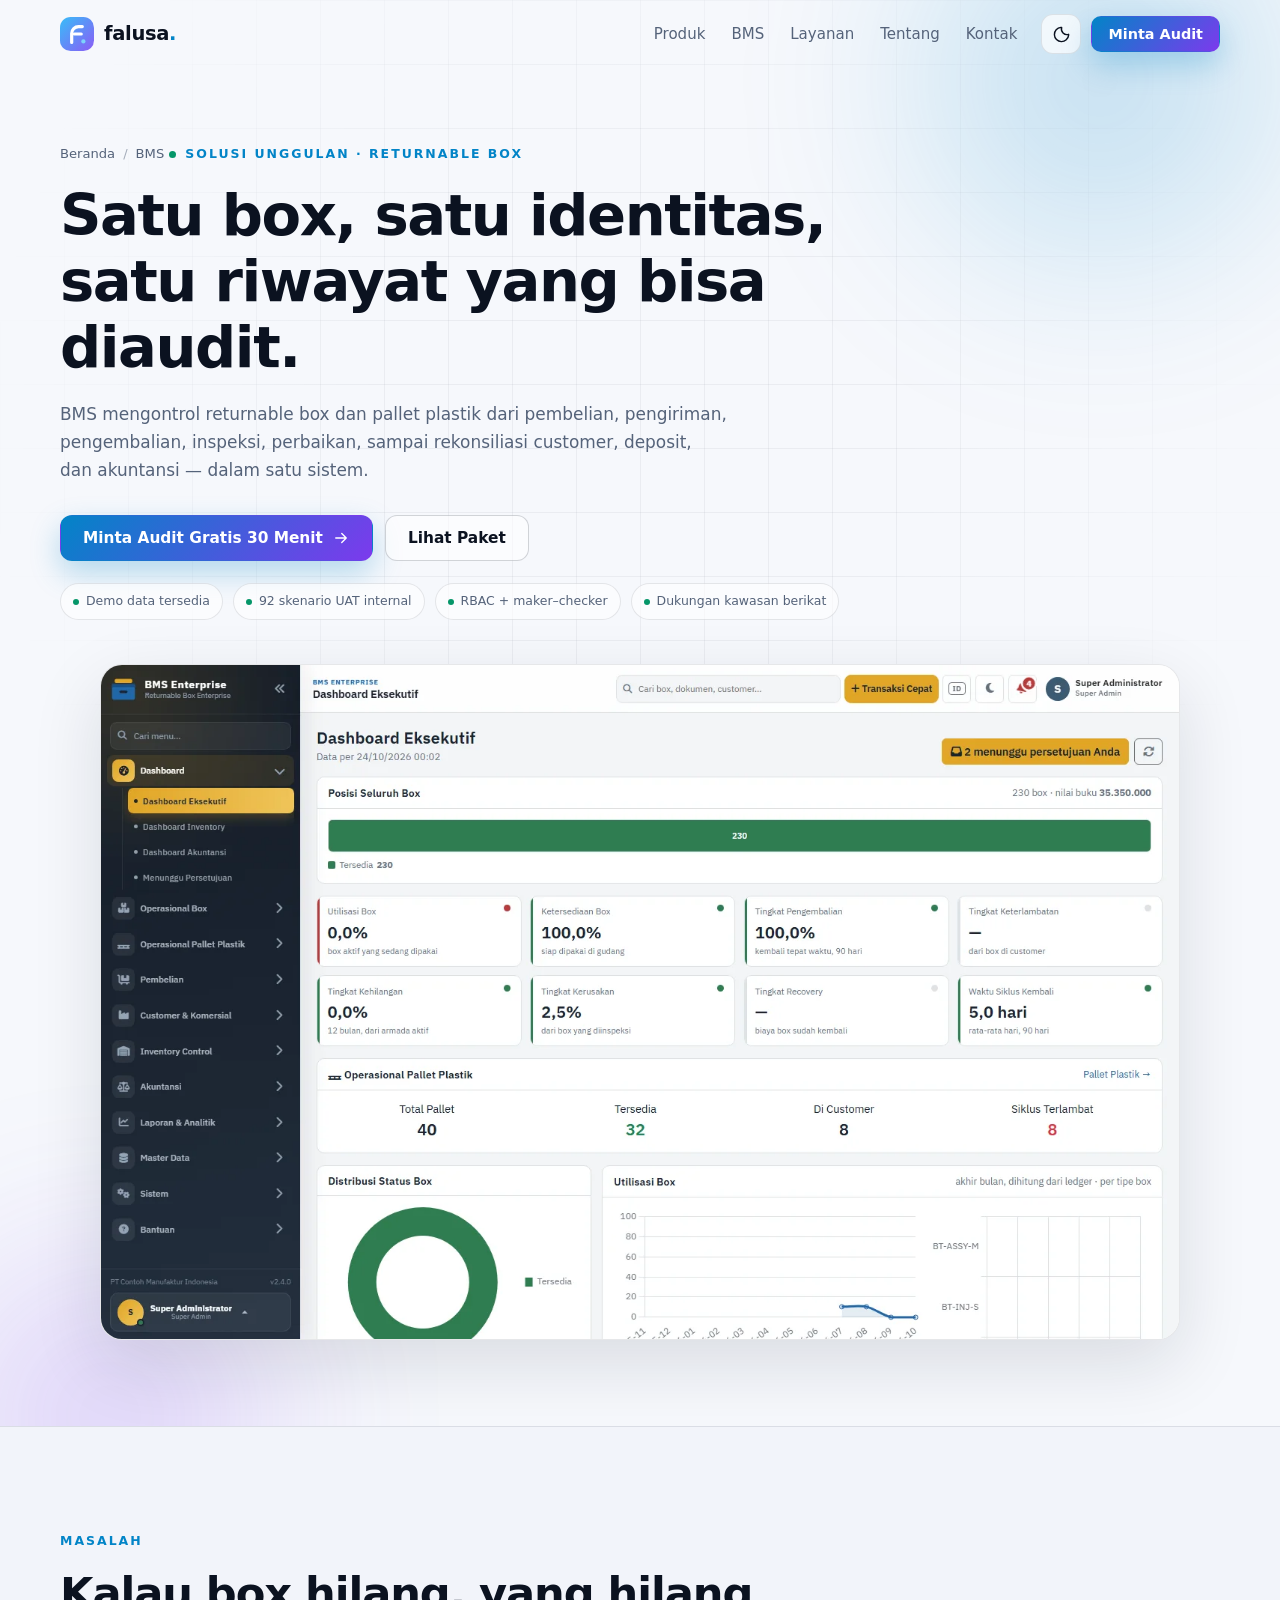
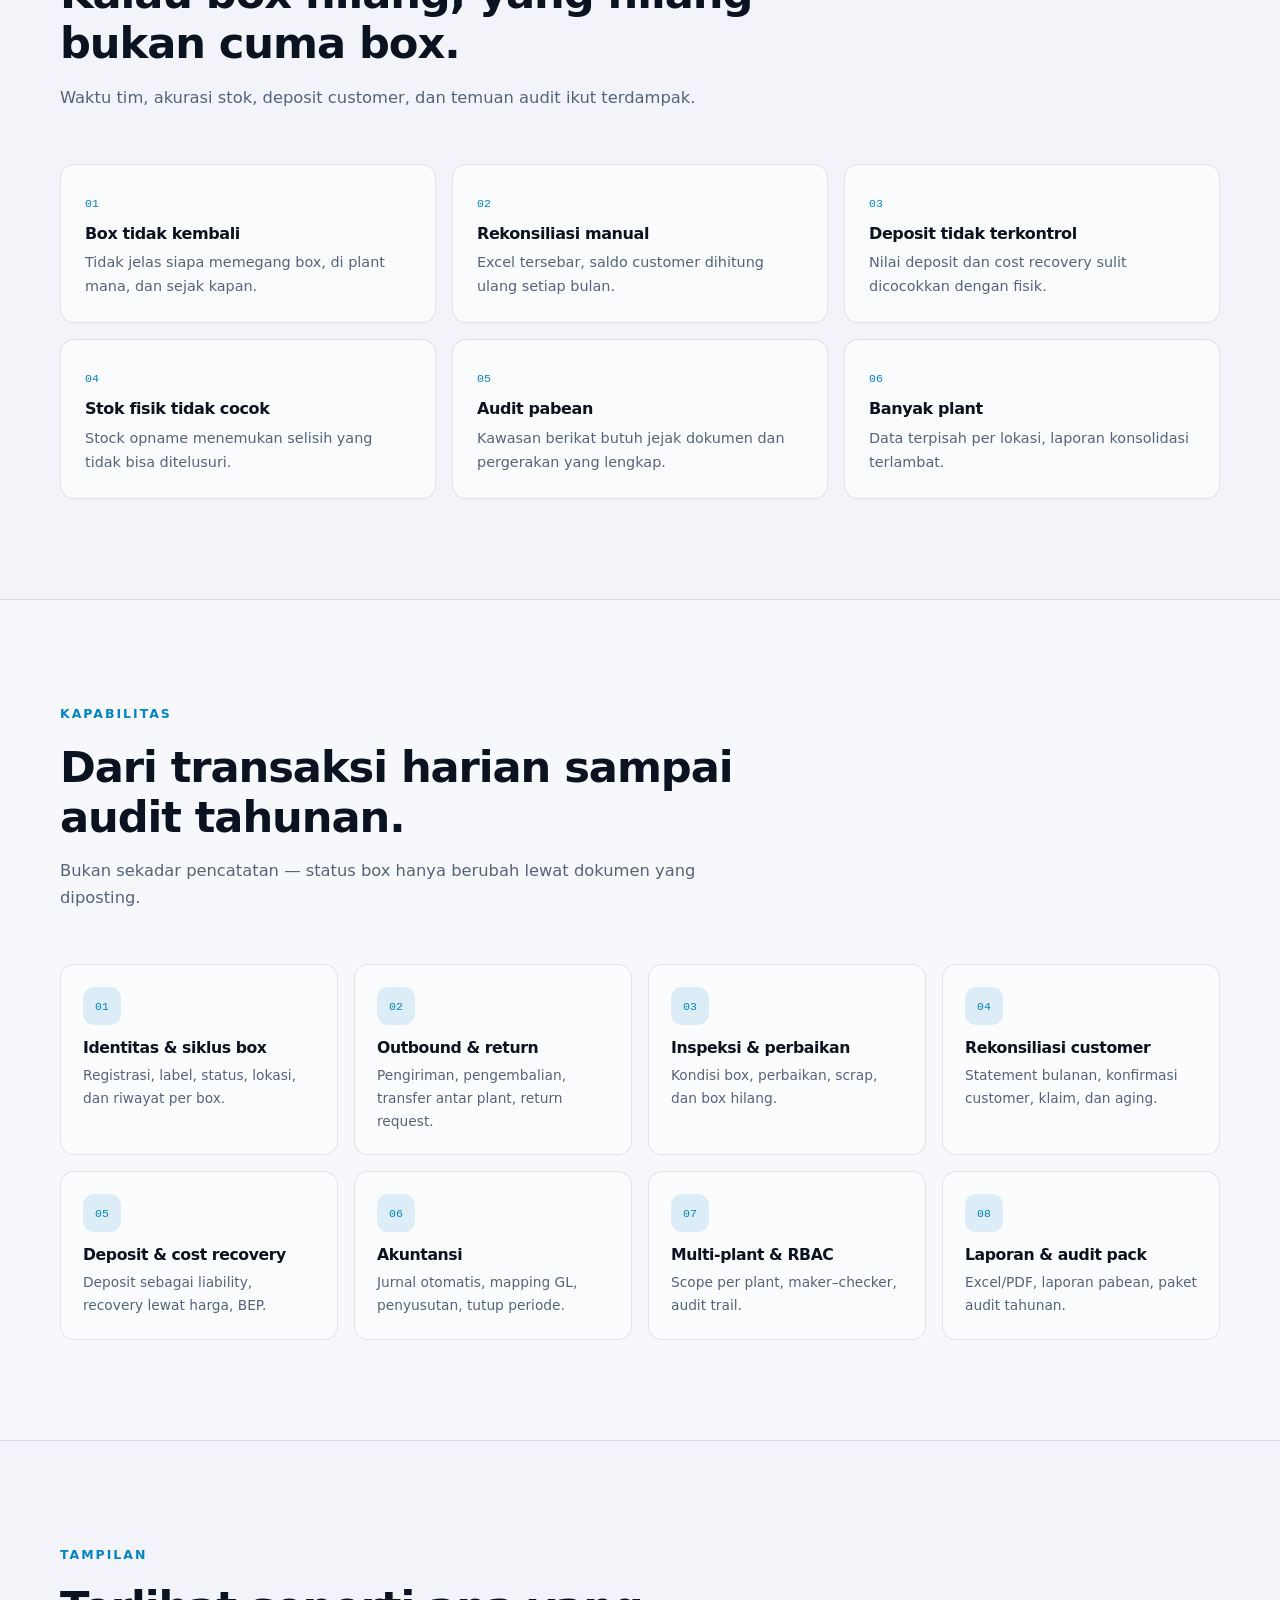
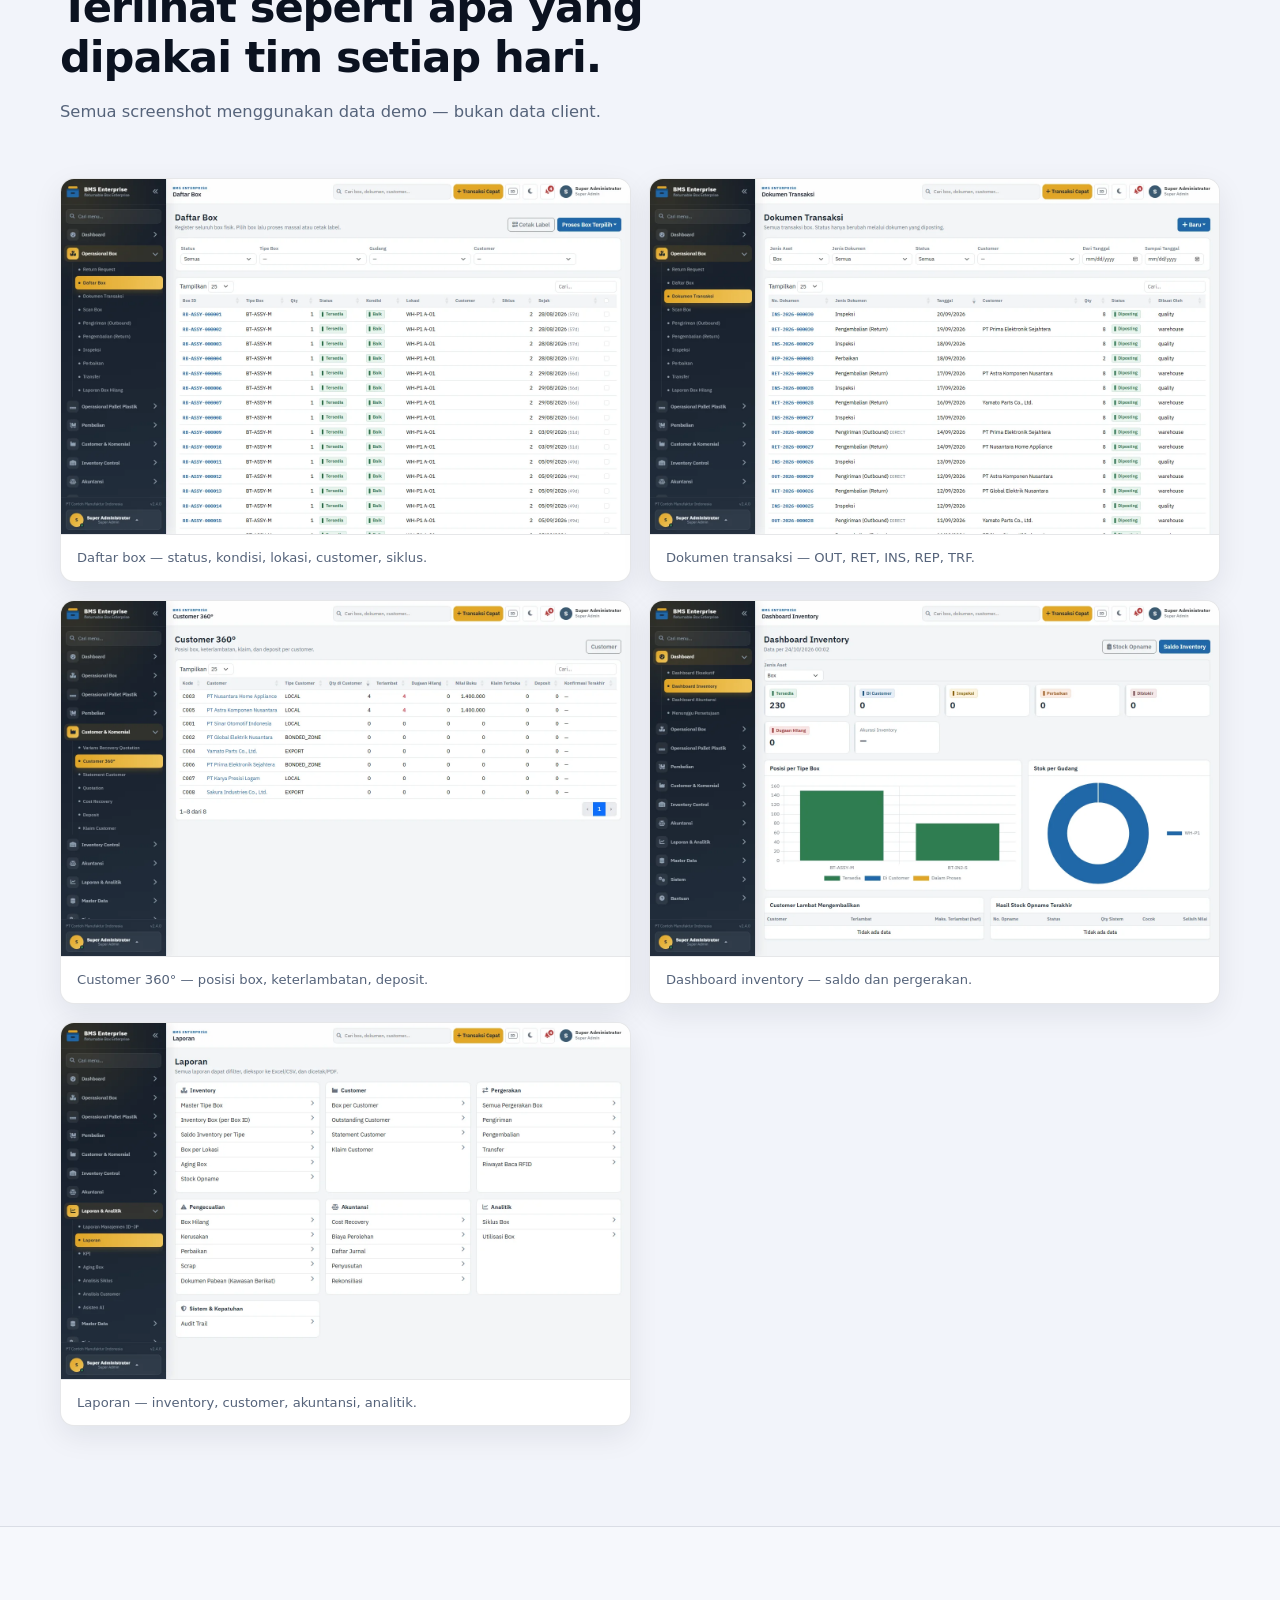
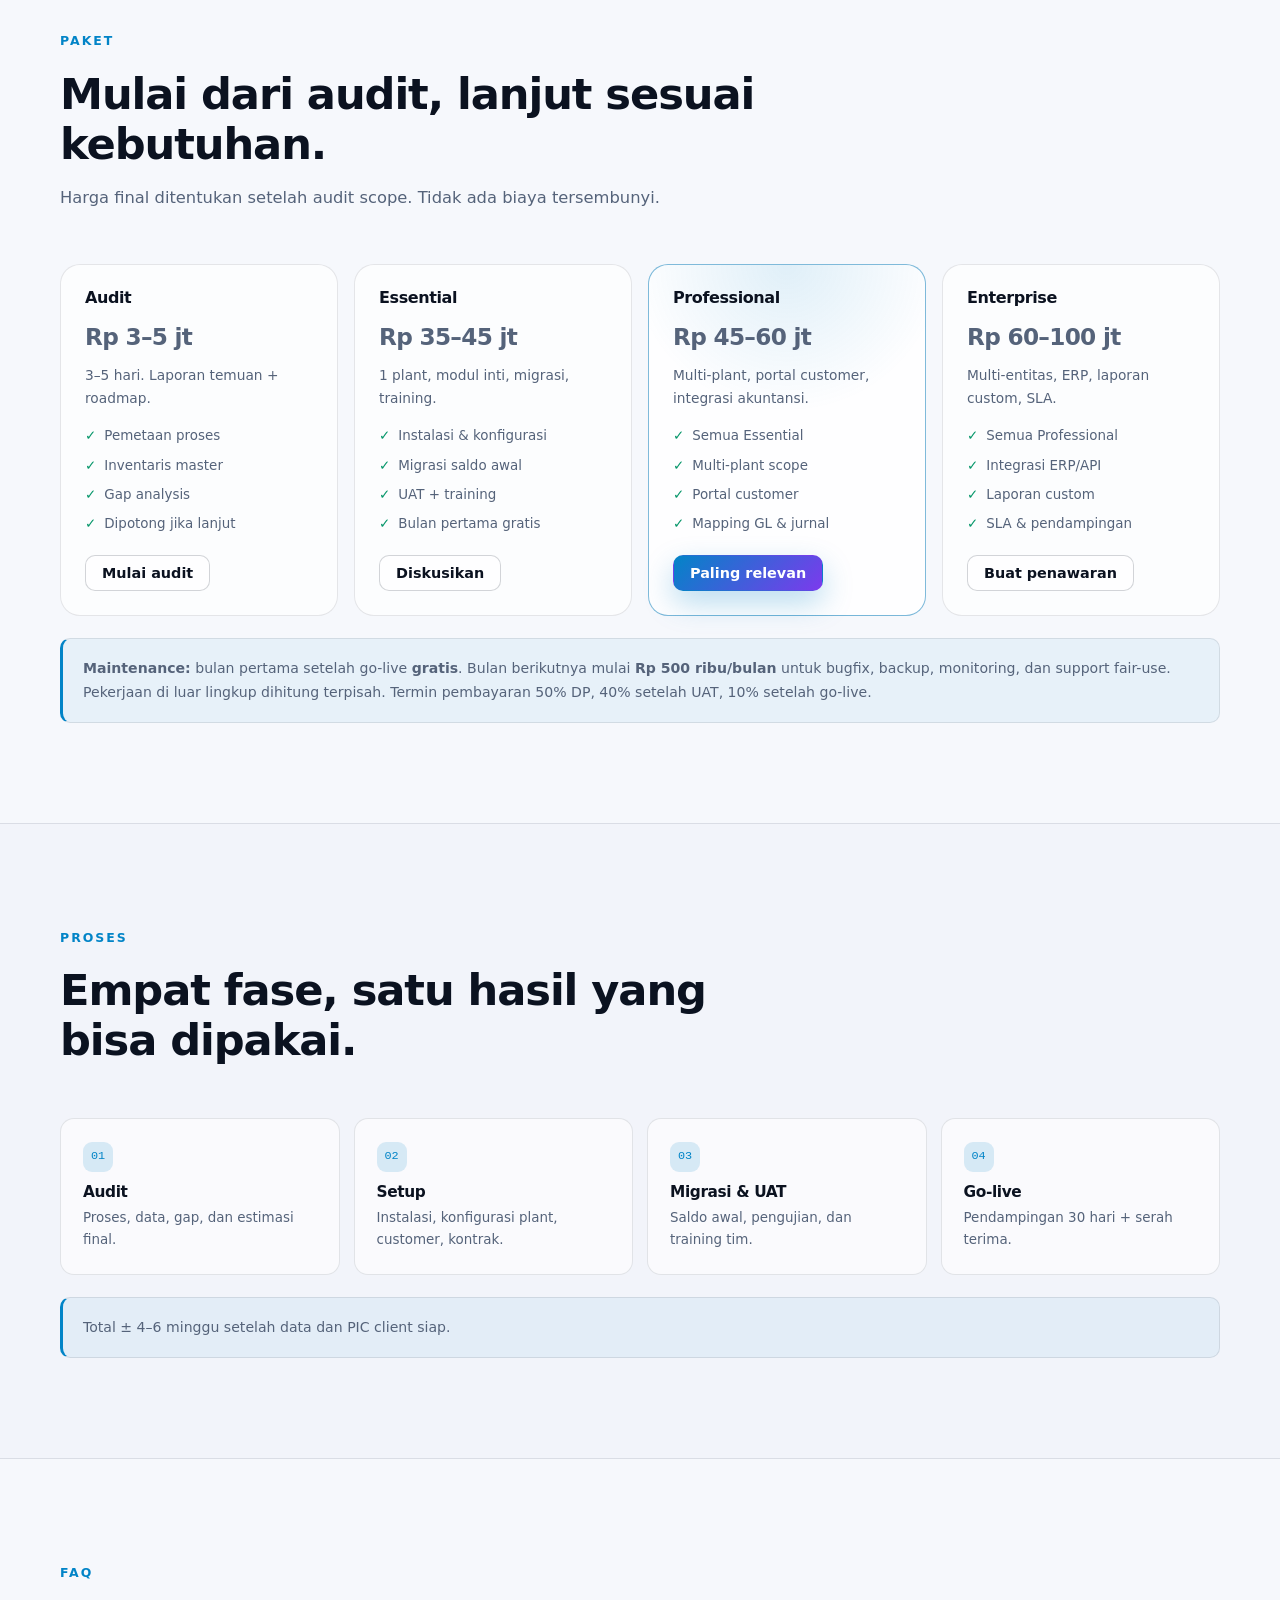
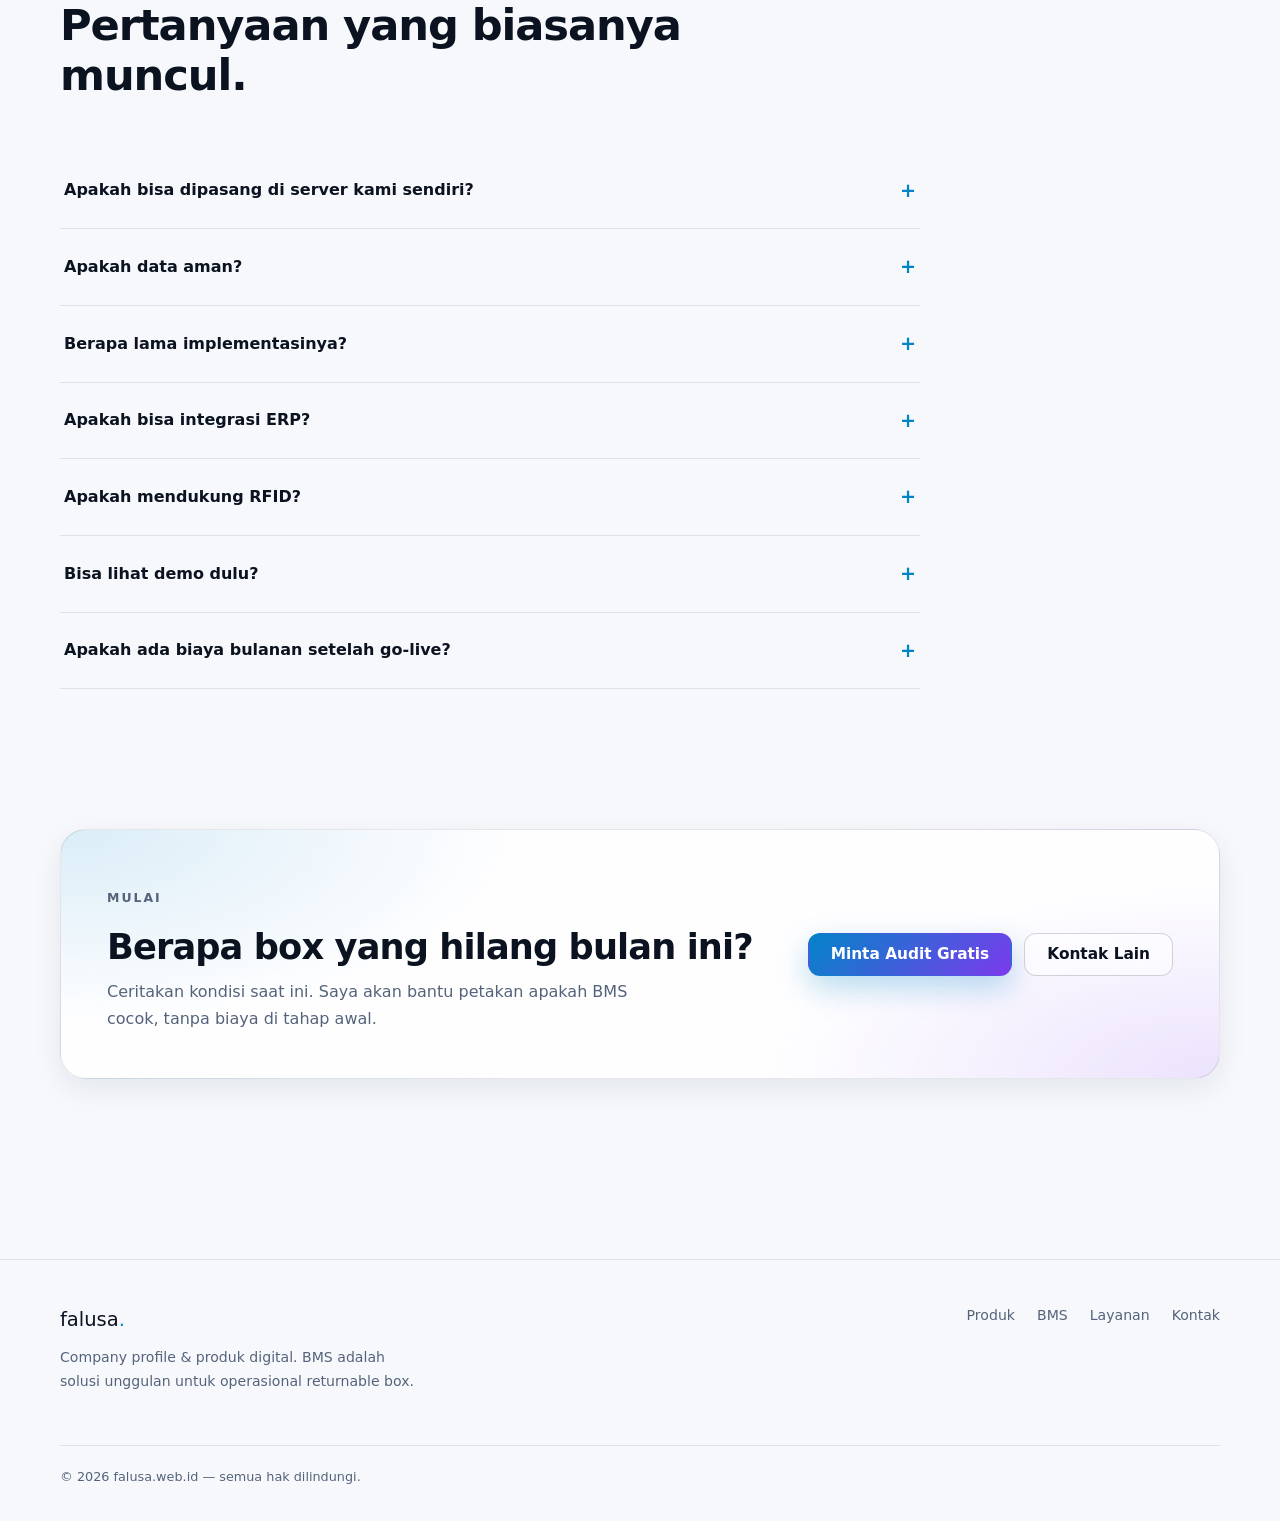
<file: bms.html>
<!doctype html>
<html lang="id" data-theme="dark">
<head>
  <meta charset="utf-8">
  <meta name="viewport" content="width=device-width, initial-scale=1">
  <title>BMS — Returnable Box Management System | falusa</title>
  <meta name="description" content="Kontrol returnable box dari pembelian, pengiriman, pengembalian, inspeksi, sampai rekonsiliasi customer dan akuntansi. Implementasi 4–6 minggu.">
  <meta name="author" content="falusa">
  <meta name="theme-color" content="#070A12">
  <script>document.documentElement.classList.add('js');</script>
  <link rel="canonical" href="https://falusa.web.id/bms.html">
  <link rel="icon" href="assets/img/favicon.svg" type="image/svg+xml">
  <link rel="stylesheet" href="assets/css/style.css">
  <link rel="stylesheet" href="assets/css/bms.css">

  <meta property="og:type" content="website">
  <meta property="og:site_name" content="falusa">
  <meta property="og:title" content="BMS — Returnable Box Management System">
  <meta property="og:description" content="Satu sistem untuk seluruh siklus returnable box: pengiriman, pengembalian, inspeksi, rekonsiliasi, deposit, dan audit.">
  <meta property="og:url" content="https://falusa.web.id/bms.html">
  <meta name="twitter:card" content="summary">
</head>
<body>
  <a class="skip-link" href="#main">Lewati ke konten</a>

  <header class="site-header" id="siteHeader">
    <div class="container nav-wrap">
      <a class="brand" href="index.html" aria-label="falusa — beranda">
        <span class="brand-mark" aria-hidden="true">
          <svg viewBox="0 0 32 32" fill="none" xmlns="http://www.w3.org/2000/svg">
            <rect width="32" height="32" rx="10" fill="url(#bg2)"/>
            <path d="M11 24V15.5C11 11.91 13.91 9 17.5 9H21" stroke="white" stroke-width="3" stroke-linecap="round"/>
            <path d="M13.5 16H20" stroke="white" stroke-width="3" stroke-linecap="round"/>
            <circle cx="22" cy="23" r="2" fill="#7DD3FC"/>
            <defs>
              <linearGradient id="bg2" x1="0" y1="0" x2="32" y2="32" gradientUnits="userSpaceOnUse">
                <stop stop-color="#38BDF8"/><stop offset="1" stop-color="#8B5CF6"/>
              </linearGradient>
            </defs>
          </svg>
        </span>
        <span class="brand-text">falusa<span class="brand-dot">.</span></span>
      </a>

      <nav class="nav-links" id="navLinks" aria-label="Navigasi utama">
        <a href="index.html#produk">Produk</a>
        <a href="bms.html" aria-current="page">BMS</a>
        <a href="index.html#layanan">Layanan</a>
        <a href="index.html#tentang">Tentang</a>
        <a href="#kontak">Kontak</a>
      </nav>

      <div class="nav-actions">
        <button class="icon-btn" id="themeToggle" type="button" aria-label="Ganti tema terang/gelap" title="Ganti tema">
          <svg class="icon-sun" viewBox="0 0 24 24" fill="none" aria-hidden="true"><circle cx="12" cy="12" r="4" stroke="currentColor" stroke-width="1.8"/><path d="M12 2v2M12 20v2M4.93 4.93l1.42 1.42M17.65 17.65l1.42 1.42M2 12h2M20 12h2M4.93 19.07l1.42-1.42M17.65 6.35l1.42-1.42" stroke="currentColor" stroke-width="1.8" stroke-linecap="round"/></svg>
          <svg class="icon-moon" viewBox="0 0 24 24" fill="none" aria-hidden="true"><path d="M21 12.79A9 9 0 1 1 11.21 3c.34 0 .67.02 1 .05a7 7 0 0 0 8.74 8.74c.03.33.05.66.05 1Z" stroke="currentColor" stroke-width="1.8" stroke-linejoin="round"/></svg>
        </button>
        <a class="btn btn-sm btn-primary nav-cta" href="#kontak">Minta Audit</a>
        <button class="icon-btn menu-btn" id="menuToggle" type="button" aria-label="Buka menu" aria-expanded="false" aria-controls="navLinks">
          <svg viewBox="0 0 24 24" fill="none" aria-hidden="true"><path d="M4 7h16M4 12h16M4 17h16" stroke="currentColor" stroke-width="1.8" stroke-linecap="round"/></svg>
        </button>
      </div>
    </div>
  </header>

  <main id="main">
    <section class="page-hero">
      <div class="hero-bg" aria-hidden="true">
        <div class="orb orb-a"></div>
        <div class="orb orb-b"></div>
        <div class="grid-fade"></div>
      </div>
      <div class="container">
        <p class="breadcrumb"><a href="index.html">Beranda</a> <span>/</span> BMS</p>
        <p class="eyebrow reveal"><span class="pulse-dot"></span> Solusi unggulan · Returnable Box</p>
        <h1 class="reveal">Satu box, satu identitas, satu riwayat yang bisa diaudit.</h1>
        <p class="lead reveal">
          BMS mengontrol returnable box dan pallet plastik dari pembelian, pengiriman, pengembalian,
          inspeksi, perbaikan, sampai rekonsiliasi customer, deposit, dan akuntansi — dalam satu sistem.
        </p>
        <div class="hero-actions reveal">
          <a class="btn btn-primary" href="mailto:faridlukmans@gmail.com?subject=Audit%20BMS%20Returnable%20Box">
            Minta Audit Gratis 30 Menit
            <svg viewBox="0 0 24 24" fill="none" aria-hidden="true"><path d="M5 12h14M13 6l6 6-6 6" stroke="currentColor" stroke-width="1.8" stroke-linecap="round" stroke-linejoin="round"/></svg>
          </a>
          <a class="btn btn-ghost" href="#harga">Lihat Paket</a>
        </div>
        <div class="trust-strip reveal">
          <span>Demo data tersedia</span>
          <span>92 skenario UAT internal</span>
          <span>RBAC + maker–checker</span>
          <span>Dukungan kawasan berikat</span>
        </div>
        <figure class="hero-shot reveal">
          <img src="assets/img/bms/01-dashboard.webp" alt="Dashboard eksekutif BMS menampilkan posisi box, utilisasi, keterlambatan, dan performa pallet" width="1440" height="900" loading="eager">
        </figure>
      </div>
    </section>

    <section class="section section-alt">
      <div class="container">
        <div class="section-head reveal">
          <p class="eyebrow">Masalah</p>
          <h2>Kalau box hilang, yang hilang bukan cuma box.</h2>
          <p class="section-sub">Waktu tim, akurasi stok, deposit customer, dan temuan audit ikut terdampak.</p>
        </div>
        <div class="problem-grid">
          <article class="problem-card reveal"><span class="pnum">01</span><h3>Box tidak kembali</h3><p>Tidak jelas siapa memegang box, di plant mana, dan sejak kapan.</p></article>
          <article class="problem-card reveal"><span class="pnum">02</span><h3>Rekonsiliasi manual</h3><p>Excel tersebar, saldo customer dihitung ulang setiap bulan.</p></article>
          <article class="problem-card reveal"><span class="pnum">03</span><h3>Deposit tidak terkontrol</h3><p>Nilai deposit dan cost recovery sulit dicocokkan dengan fisik.</p></article>
          <article class="problem-card reveal"><span class="pnum">04</span><h3>Stok fisik tidak cocok</h3><p>Stock opname menemukan selisih yang tidak bisa ditelusuri.</p></article>
          <article class="problem-card reveal"><span class="pnum">05</span><h3>Audit pabean</h3><p>Kawasan berikat butuh jejak dokumen dan pergerakan yang lengkap.</p></article>
          <article class="problem-card reveal"><span class="pnum">06</span><h3>Banyak plant</h3><p>Data terpisah per lokasi, laporan konsolidasi terlambat.</p></article>
        </div>
      </div>
    </section>

    <section class="section">
      <div class="container">
        <div class="section-head reveal">
          <p class="eyebrow">Kapabilitas</p>
          <h2>Dari transaksi harian sampai audit tahunan.</h2>
          <p class="section-sub">Bukan sekadar pencatatan — status box hanya berubah lewat dokumen yang diposting.</p>
        </div>
        <div class="bms-feature-grid">
          <article class="bms-feature reveal"><span class="ficon">01</span><h3>Identitas &amp; siklus box</h3><p>Registrasi, label, status, lokasi, dan riwayat per box.</p></article>
          <article class="bms-feature reveal"><span class="ficon">02</span><h3>Outbound &amp; return</h3><p>Pengiriman, pengembalian, transfer antar plant, return request.</p></article>
          <article class="bms-feature reveal"><span class="ficon">03</span><h3>Inspeksi &amp; perbaikan</h3><p>Kondisi box, perbaikan, scrap, dan box hilang.</p></article>
          <article class="bms-feature reveal"><span class="ficon">04</span><h3>Rekonsiliasi customer</h3><p>Statement bulanan, konfirmasi customer, klaim, dan aging.</p></article>
          <article class="bms-feature reveal"><span class="ficon">05</span><h3>Deposit &amp; cost recovery</h3><p>Deposit sebagai liability, recovery lewat harga, BEP.</p></article>
          <article class="bms-feature reveal"><span class="ficon">06</span><h3>Akuntansi</h3><p>Jurnal otomatis, mapping GL, penyusutan, tutup periode.</p></article>
          <article class="bms-feature reveal"><span class="ficon">07</span><h3>Multi-plant &amp; RBAC</h3><p>Scope per plant, maker–checker, audit trail.</p></article>
          <article class="bms-feature reveal"><span class="ficon">08</span><h3>Laporan &amp; audit pack</h3><p>Excel/PDF, laporan pabean, paket audit tahunan.</p></article>
        </div>
      </div>
    </section>

    <section class="section section-alt">
      <div class="container">
        <div class="section-head reveal">
          <p class="eyebrow">Tampilan</p>
          <h2>Terlihat seperti apa yang dipakai tim setiap hari.</h2>
          <p class="section-sub">Semua screenshot menggunakan data demo — bukan data client.</p>
        </div>
        <div class="shot-grid">
          <figure class="shot-card reveal"><img src="assets/img/bms/03-boxes.webp" alt="Daftar box dengan status, kondisi, lokasi, customer, dan siklus" width="1440" height="900" loading="lazy"><figcaption>Daftar box — status, kondisi, lokasi, customer, siklus.</figcaption></figure>
          <figure class="shot-card reveal"><img src="assets/img/bms/04-documents.webp" alt="Dokumen transaksi BMS: pengiriman, pengembalian, inspeksi, perbaikan" width="1440" height="900" loading="lazy"><figcaption>Dokumen transaksi — OUT, RET, INS, REP, TRF.</figcaption></figure>
          <figure class="shot-card reveal"><img src="assets/img/bms/05-customers.webp" alt="Customer 360 menampilkan posisi box, keterlambatan, dugaan hilang, nilai buku, deposit" width="1440" height="900" loading="lazy"><figcaption>Customer 360° — posisi box, keterlambatan, deposit.</figcaption></figure>
          <figure class="shot-card reveal"><img src="assets/img/bms/02-inventory.webp" alt="Dashboard inventory BMS" width="1440" height="900" loading="lazy"><figcaption>Dashboard inventory — saldo dan pergerakan.</figcaption></figure>
          <figure class="shot-card reveal"><img src="assets/img/bms/08-reports.webp" alt="Daftar laporan BMS: inventory, customer, pergerakan, akuntansi, analitik" width="1440" height="900" loading="lazy"><figcaption>Laporan — inventory, customer, akuntansi, analitik.</figcaption></figure>
        </div>
      </div>
    </section>

    <section class="section" id="harga">
      <div class="container">
        <div class="section-head reveal">
          <p class="eyebrow">Paket</p>
          <h2>Mulai dari audit, lanjut sesuai kebutuhan.</h2>
          <p class="section-sub">Harga final ditentukan setelah audit scope. Tidak ada biaya tersembunyi.</p>
        </div>
        <div class="price-grid">
          <article class="price-card reveal">
            <h3>Audit</h3>
            <p class="price">Rp 3–5 jt</p>
            <p>3–5 hari. Laporan temuan + roadmap.</p>
            <ul><li>Pemetaan proses</li><li>Inventaris master</li><li>Gap analysis</li><li>Dipotong jika lanjut</li></ul>
            <div class="btn-wrap"><a class="btn btn-ghost btn-sm" href="#kontak">Mulai audit</a></div>
          </article>
          <article class="price-card reveal">
            <h3>Essential</h3>
            <p class="price">Rp 35–45 jt</p>
            <p>1 plant, modul inti, migrasi, training.</p>
            <ul><li>Instalasi &amp; konfigurasi</li><li>Migrasi saldo awal</li><li>UAT + training</li><li>Bulan pertama gratis</li></ul>
            <div class="btn-wrap"><a class="btn btn-ghost btn-sm" href="#kontak">Diskusikan</a></div>
          </article>
          <article class="price-card featured reveal">
            <h3>Professional</h3>
            <p class="price">Rp 45–60 jt</p>
            <p>Multi-plant, portal customer, integrasi akuntansi.</p>
            <ul><li>Semua Essential</li><li>Multi-plant scope</li><li>Portal customer</li><li>Mapping GL &amp; jurnal</li></ul>
            <div class="btn-wrap"><a class="btn btn-primary btn-sm" href="#kontak">Paling relevan</a></div>
          </article>
          <article class="price-card reveal">
            <h3>Enterprise</h3>
            <p class="price">Rp 60–100 jt</p>
            <p>Multi-entitas, ERP, laporan custom, SLA.</p>
            <ul><li>Semua Professional</li><li>Integrasi ERP/API</li><li>Laporan custom</li><li>SLA &amp; pendampingan</li></ul>
            <div class="btn-wrap"><a class="btn btn-ghost btn-sm" href="#kontak">Buat penawaran</a></div>
          </article>
        </div>
        <div class="note-box reveal">
          <strong>Maintenance:</strong> bulan pertama setelah go-live <strong>gratis</strong>.
          Bulan berikutnya mulai <strong>Rp 500 ribu/bulan</strong> untuk bugfix, backup, monitoring,
          dan support fair-use. Pekerjaan di luar lingkup dihitung terpisah.
          Termin pembayaran 50% DP, 40% setelah UAT, 10% setelah go-live.
        </div>
      </div>
    </section>

    <section class="section section-alt">
      <div class="container">
        <div class="section-head reveal">
          <p class="eyebrow">Proses</p>
          <h2>Empat fase, satu hasil yang bisa dipakai.</h2>
        </div>
        <div class="timeline">
          <article class="timeline-step reveal"><span class="tnum">01</span><h3>Audit</h3><p>Proses, data, gap, dan estimasi final.</p></article>
          <article class="timeline-step reveal"><span class="tnum">02</span><h3>Setup</h3><p>Instalasi, konfigurasi plant, customer, kontrak.</p></article>
          <article class="timeline-step reveal"><span class="tnum">03</span><h3>Migrasi &amp; UAT</h3><p>Saldo awal, pengujian, dan training tim.</p></article>
          <article class="timeline-step reveal"><span class="tnum">04</span><h3>Go-live</h3><p>Pendampingan 30 hari + serah terima.</p></article>
        </div>
        <div class="note-box reveal">Total ± 4–6 minggu setelah data dan PIC client siap.</div>
      </div>
    </section>

    <section class="section" id="faq">
      <div class="container">
        <div class="section-head reveal">
          <p class="eyebrow">FAQ</p>
          <h2>Pertanyaan yang biasanya muncul.</h2>
        </div>
        <div class="faq reveal">
          <details><summary>Apakah bisa dipasang di server kami sendiri?</summary><p>Bisa. BMS berbasis PHP 8.1+ dan MySQL 8/MariaDB 10.4+, dapat dijalankan di server on-premise, VPS, atau hosting internal.</p></details>
          <details><summary>Apakah data aman?</summary><p>Data tetap di server Anda. BMS memakai RBAC, maker–checker, audit trail, dan status box yang hanya berubah lewat dokumen yang diposting.</p></details>
          <details><summary>Berapa lama implementasinya?</summary><p>Rata-rata 4–6 minggu setelah audit dan data awal siap. Modul tambahan atau integrasi ERP dihitung terpisah.</p></details>
          <details><summary>Apakah bisa integrasi ERP?</summary><p>Bisa melalui API/outbox untuk pengiriman dan jurnal. Lingkup integrasi ditentukan setelah audit karena bergantung pada sistem ERP yang dipakai.</p></details>
          <details><summary>Apakah mendukung RFID?</summary><p>Ya. BMS memiliki modul scan dan integrasi RFID. Perangkat keras (tag/reader) tidak termasuk dalam paket implementasi.</p></details>
          <details><summary>Bisa lihat demo dulu?</summary><p>Bisa. Demo online memakai data dummy, bukan data client. Jadwalkan audit gratis 30 menit untuk melihat alur yang relevan dengan proses Anda.</p></details>
          <details><summary>Apakah ada biaya bulanan setelah go-live?</summary><p>Bulan pertama setelah go-live gratis (hypercare). Bulan berikutnya mulai Rp 500 ribu/bulan untuk bugfix, backup, monitoring, dan support fair-use. Pekerjaan di luar lingkup dihitung terpisah.</p></details>
        </div>
      </div>
    </section>

    <section class="section section-cta" id="kontak">
      <div class="container cta-box reveal">
        <div class="cta-copy">
          <p class="eyebrow">Mulai</p>
          <h2>Berapa box yang hilang bulan ini?</h2>
          <p>Ceritakan kondisi saat ini. Saya akan bantu petakan apakah BMS cocok, tanpa biaya di tahap awal.</p>
        </div>
        <div class="cta-actions">
          <a class="btn btn-primary" href="mailto:faridlukmans@gmail.com?subject=Audit%20BMS%20Returnable%20Box">Minta Audit Gratis</a>
          <a class="btn btn-ghost" href="index.html#kontak">Kontak Lain</a>
        </div>
      </div>
    </section>
  </main>

  <footer class="site-footer">
    <div class="container footer-wrap">
      <div class="footer-brand">
        <span class="brand-text">falusa<span class="brand-dot">.</span></span>
        <p>Company profile &amp; produk digital. BMS adalah solusi unggulan untuk operasional returnable box.</p>
      </div>
      <div class="footer-links">
        <a href="index.html#produk">Produk</a>
        <a href="bms.html">BMS</a>
        <a href="index.html#layanan">Layanan</a>
        <a href="#kontak">Kontak</a>
      </div>
      <p class="footer-copy">© <span id="year">2026</span> falusa.web.id — semua hak dilindungi.</p>
    </div>
  </footer>

  <script src="assets/js/main.js" defer></script>
</body>
</html>
</file>
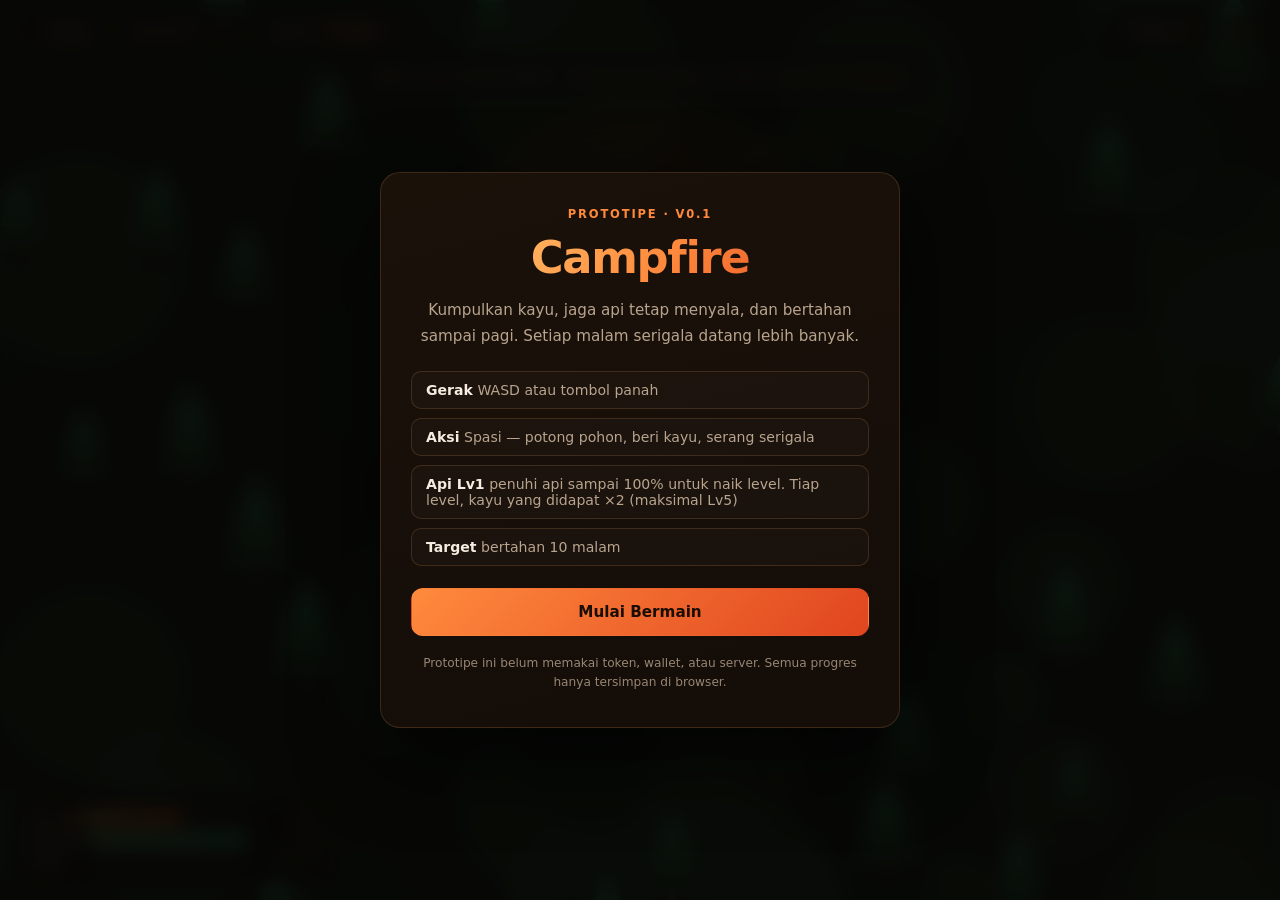
<file: campfire/play.html>
<!doctype html>
<html lang="id" data-theme="dark">
<head>
  <meta charset="utf-8">
  <meta name="viewport" content="width=device-width, initial-scale=1, maximum-scale=1, user-scalable=no">
  <title>Mainkan Campfire — Prototipe</title>
  <meta name="description" content="Prototipe Campfire: kumpulkan kayu, jaga api unggun, bertahan dari serigala sampai pagi. Bisa dimainkan langsung di browser.">
  <meta name="theme-color" content="#0b0705">
  <link rel="canonical" href="https://campfire.falusa.web.id/play.html">
  <link rel="icon" href="assets/img/favicon.svg" type="image/svg+xml">
  <link rel="stylesheet" href="assets/css/play.css">
</head>
<body>
  <div class="game-shell">
    <canvas id="game" aria-label="Area bermain Campfire" role="img"></canvas>

    <!-- HUD -->
    <div class="hud-top">
      <a class="hud-back" href="index.html" aria-label="Kembali ke halaman utama">
        <svg viewBox="0 0 24 24" fill="none" aria-hidden="true"><path d="M15 18l-6-6 6-6" stroke="currentColor" stroke-width="2" stroke-linecap="round" stroke-linejoin="round"/></svg>
        <span>Keluar</span>
      </a>

      <div class="hud-chip">
        <span class="hud-k">Malam</span>
        <strong id="hudNight">1</strong>
        <span class="hud-of">/ 10</span>
      </div>

      <div class="hud-chip" id="hudPhaseChip">
        <span class="hud-k">Waktu</span>
        <strong id="hudPhase">Siang</strong>
        <span class="hud-timer" id="hudTimer">26s</span>
      </div>

      <div class="hud-chip hud-best">
        <span class="hud-k">Terbaik</span>
        <strong id="hudBest">1</strong>
      </div>

      <button class="hud-chip hud-sound" id="soundBtn" type="button" aria-pressed="true" aria-label="Matikan suara">
        <svg class="snd-on" viewBox="0 0 24 24" fill="none" aria-hidden="true">
          <path d="M4 9.5h3.2L12 5.6v12.8L7.2 14.5H4a1 1 0 0 1-1-1v-3a1 1 0 0 1 1-1Z" stroke="currentColor" stroke-width="1.7" stroke-linejoin="round"/>
          <path d="M15.6 8.6a4.8 4.8 0 0 1 0 6.8M18.4 6a8.6 8.6 0 0 1 0 12" stroke="currentColor" stroke-width="1.7" stroke-linecap="round"/>
        </svg>
        <svg class="snd-off" viewBox="0 0 24 24" fill="none" aria-hidden="true">
          <path d="M4 9.5h3.2L12 5.6v12.8L7.2 14.5H4a1 1 0 0 1-1-1v-3a1 1 0 0 1 1-1Z" stroke="currentColor" stroke-width="1.7" stroke-linejoin="round"/>
          <path d="M16 9.5l4 5M20 9.5l-4 5" stroke="currentColor" stroke-width="1.7" stroke-linecap="round"/>
        </svg>
      </button>
    </div>

    <p class="hud-hint" id="hudHint">WASD / panah untuk bergerak · Spasi untuk memotong, memberi kayu, dan menyerang</p>

    <!-- Bars -->
    <div class="hud-bars">
      <div class="bar-row">
        <span class="bar-label">Api <em class="bar-lvl" id="valFireLvl">Lv1</em></span>
        <div class="bar"><i id="barFuel" class="bar-fill bar-fuel" style="width:72%"></i></div>
        <span class="bar-val" id="valFuel">72%</span>
      </div>
      <div class="bar-row">
        <span class="bar-label">Nyawa</span>
        <div class="bar"><i id="barHp" class="bar-fill bar-hp" style="width:100%"></i></div>
        <span class="bar-val" id="valHp">100</span>
      </div>
      <div class="bar-row">
        <span class="bar-label">Kayu</span>
        <div class="bar"><i id="barWood" class="bar-fill bar-wood" style="width:0%"></i></div>
        <span class="bar-val" id="valWood">0 / 12</span>
      </div>
    </div>

    <div class="toast" id="toast" role="status" aria-live="polite"></div>

    <!-- Touch controls -->
    <div class="touch" id="touch">
      <div class="dpad">
        <button class="tbtn up" data-key="up" aria-label="Atas">▲</button>
        <button class="tbtn left" data-key="left" aria-label="Kiri">◀</button>
        <button class="tbtn right" data-key="right" aria-label="Kanan">▶</button>
        <button class="tbtn down" data-key="down" aria-label="Bawah">▼</button>
      </div>
      <button class="tbtn action" data-key="action" aria-label="Aksi">AKSI</button>
    </div>

    <!-- Start overlay -->
    <div class="overlay show" id="startOverlay">
      <div class="panel">
        <p class="panel-eyebrow">Prototipe · v0.1</p>
        <h1>Campfire</h1>
        <p class="panel-lead">
          Kumpulkan kayu, jaga api tetap menyala, dan bertahan sampai pagi.
          Setiap malam serigala datang lebih banyak.
        </p>
        <ul class="panel-list">
          <li><b>Gerak</b> WASD atau tombol panah</li>
          <li><b>Aksi</b> Spasi — potong pohon, beri kayu, serang serigala</li>
          <li><b>Api Lv1</b> penuhi api sampai 100% untuk naik level. Tiap level, kayu yang didapat ×2 (maksimal Lv5)</li>
          <li><b>Target</b> bertahan 10 malam</li>
        </ul>
        <button class="panel-btn" id="startBtn" type="button">Mulai Bermain</button>
        <p class="panel-note">
          Prototipe ini belum memakai token, wallet, atau server. Semua progres
          hanya tersimpan di browser.
        </p>
      </div>
    </div>

    <!-- Pause overlay -->
    <div class="overlay" id="pauseOverlay">
      <div class="panel">
        <h2>Jeda</h2>
        <p class="panel-lead">Api terus menyala selama kamu menjeda? Tidak. Tenang saja.</p>
        <button class="panel-btn" id="resumeBtn" type="button">Lanjut</button>
        <button class="panel-btn ghost" id="quitBtn" type="button">Keluar</button>
      </div>
    </div>

    <!-- End overlay -->
    <div class="overlay" id="endOverlay">
      <div class="panel">
        <p class="panel-eyebrow" id="endEyebrow">Selamat</p>
        <h2 id="endTitle">Kamu bertahan</h2>
        <p class="panel-lead" id="endText"></p>
        <ul class="panel-stats">
          <li><span>Malam tercapai</span><b id="endNights">1</b></li>
          <li><span>Kayu terkumpul</span><b id="endWood">0</b></li>
          <li><span>Rekor</span><b id="endBest">1</b></li>
        </ul>
        <button class="panel-btn" id="againBtn" type="button">Main Lagi</button>
        <a class="panel-btn ghost" href="index.html">Kembali ke Beranda</a>
      </div>
    </div>
  </div>

  <script src="assets/js/play.js" defer></script>
</body>
</html>
</file>
<file: assets/css/style.css>
/* =========================================================
   falusa.web.id — landing page styles
   ========================================================= */

:root {
  color-scheme: dark;
  --bg: #070a12;
  --bg-soft: #0b1120;
  --card: #0e1626;
  --card-2: #111c30;
  --text: #e8eefb;
  --muted: #97a4ba;
  --border: rgba(148, 163, 184, 0.16);
  --border-strong: rgba(148, 163, 184, 0.28);
  --primary: #38bdf8;
  --primary-2: #8b5cf6;
  --lime: #34d399;
  --danger: #f87171;
  --shadow: 0 24px 70px rgba(0, 0, 0, 0.42);
  --shadow-sm: 0 10px 30px rgba(0, 0, 0, 0.28);
  --radius: 20px;
  --radius-sm: 14px;
  --container: 1160px;
  --font: ui-sans-serif, system-ui, -apple-system, "Segoe UI", Roboto, "Helvetica Neue", Arial, sans-serif;
  --mono: ui-monospace, SFMono-Regular, Menlo, Consolas, "Liberation Mono", monospace;
}

[data-theme="light"] {
  color-scheme: light;
  --bg: #f6f8fc;
  --bg-soft: #eef2f9;
  --card: #ffffff;
  --card-2: #f4f7fd;
  --text: #0b1220;
  --muted: #55637a;
  --border: rgba(15, 23, 42, 0.1);
  --border-strong: rgba(15, 23, 42, 0.18);
  --primary: #0284c7;
  --primary-2: #7c3aed;
  --lime: #059669;
  --shadow: 0 24px 70px rgba(15, 23, 42, 0.12);
  --shadow-sm: 0 10px 30px rgba(15, 23, 42, 0.08);
}

*,
*::before,
*::after { box-sizing: border-box; }

html {
  scroll-behavior: smooth;
  scroll-padding-top: 88px;
  -webkit-text-size-adjust: 100%;
}

body {
  margin: 0;
  overflow-x: hidden;
  background: var(--bg);
  color: var(--text);
  font-family: var(--font);
  font-size: 16px;
  line-height: 1.65;
  -webkit-font-smoothing: antialiased;
  text-rendering: optimizeLegibility;
  transition: background-color 0.3s ease, color 0.3s ease;
}

img, svg { display: block; max-width: 100%; }
a { color: inherit; text-decoration: none; }
h1, h2, h3 { margin: 0; line-height: 1.15; letter-spacing: -0.025em; }
p { margin: 0; }
ul { margin: 0; padding: 0; list-style: none; }

.container {
  width: min(100% - 40px, var(--container));
  margin-inline: auto;
}

.skip-link {
  position: absolute;
  top: -100px;
  left: 16px;
  z-index: 100;
  padding: 10px 16px;
  border-radius: 10px;
  background: var(--primary);
  color: #001018;
  font-weight: 700;
}
.skip-link:focus { top: 12px; }

:focus-visible {
  outline: 2px solid var(--primary);
  outline-offset: 3px;
  border-radius: 6px;
}

/* ---------- Header ---------- */

.site-header {
  position: fixed;
  inset: 0 0 auto 0;
  z-index: 50;
  padding: 14px 0;
  border-bottom: 1px solid transparent;
  background: transparent;
  transition: background-color 0.3s ease, border-color 0.3s ease, padding 0.3s ease;
}

.site-header.is-scrolled {
  padding: 10px 0;
  border-bottom-color: var(--border);
  background: color-mix(in srgb, var(--bg) 82%, transparent);
  backdrop-filter: blur(14px);
  -webkit-backdrop-filter: blur(14px);
}

.nav-wrap {
  display: flex;
  align-items: center;
  gap: 24px;
}

.brand {
  display: inline-flex;
  align-items: center;
  gap: 10px;
  font-weight: 800;
  letter-spacing: -0.02em;
}

.brand-mark { width: 34px; height: 34px; flex: 0 0 auto; }
.brand-text { font-size: 1.22rem; }
.brand-dot { color: var(--primary); }

.nav-links {
  display: flex;
  align-items: center;
  gap: 26px;
  margin-left: auto;
  font-size: 0.94rem;
  color: var(--muted);
}

.nav-links a {
  position: relative;
  padding: 6px 0;
  transition: color 0.2s ease;
}

.nav-links a::after {
  content: "";
  position: absolute;
  left: 0;
  bottom: 0;
  width: 100%;
  height: 2px;
  border-radius: 2px;
  background: linear-gradient(90deg, var(--primary), var(--primary-2));
  transform: scaleX(0);
  transform-origin: left;
  transition: transform 0.25s ease;
}

.nav-links a:hover { color: var(--text); }
.nav-links a:hover::after { transform: scaleX(1); }

.nav-actions {
  display: flex;
  align-items: center;
  gap: 10px;
}

.icon-btn {
  display: grid;
  place-items: center;
  width: 40px;
  height: 40px;
  padding: 0;
  border: 1px solid var(--border);
  border-radius: 12px;
  background: color-mix(in srgb, var(--card) 70%, transparent);
  color: var(--text);
  cursor: pointer;
  transition: border-color 0.2s ease, background-color 0.2s ease, transform 0.2s ease;
}

.icon-btn:hover { border-color: var(--border-strong); transform: translateY(-1px); }
.icon-btn svg { width: 19px; height: 19px; }

[data-theme="dark"] .icon-moon,
[data-theme="light"] .icon-sun { display: none; }

.menu-btn { display: none; }

/* ---------- Buttons ---------- */

.btn {
  display: inline-flex;
  align-items: center;
  justify-content: center;
  gap: 9px;
  padding: 13px 22px;
  border: 1px solid transparent;
  border-radius: 12px;
  font-family: inherit;
  font-size: 0.96rem;
  font-weight: 700;
  line-height: 1;
  cursor: pointer;
  transition: transform 0.2s ease, box-shadow 0.2s ease, background-color 0.2s ease, border-color 0.2s ease;
}

.btn svg { width: 18px; height: 18px; }

.btn-primary {
  background: linear-gradient(135deg, var(--primary), var(--primary-2));
  color: #05101f;
  box-shadow: 0 12px 30px color-mix(in srgb, var(--primary) 28%, transparent);
}

[data-theme="light"] .btn-primary { color: #fff; }

.btn-primary:hover { transform: translateY(-2px); box-shadow: 0 18px 38px color-mix(in srgb, var(--primary) 36%, transparent); }

.btn-ghost {
  border-color: var(--border-strong);
  background: color-mix(in srgb, var(--card) 55%, transparent);
  color: var(--text);
}

.btn-ghost:hover { transform: translateY(-2px); border-color: var(--primary); }

.btn-sm { padding: 10px 16px; font-size: 0.9rem; border-radius: 10px; }

.nav-cta { display: inline-flex; }

/* ---------- Hero ---------- */

.hero {
  position: relative;
  padding: 150px 0 90px;
  overflow: hidden;
}

.hero-bg {
  position: absolute;
  inset: 0;
  z-index: -1;
  pointer-events: none;
}

.orb {
  position: absolute;
  border-radius: 50%;
  filter: blur(90px);
  opacity: 0.55;
}

.orb-a {
  width: 520px;
  height: 520px;
  top: -180px;
  right: -80px;
  background: radial-gradient(circle, color-mix(in srgb, var(--primary) 55%, transparent), transparent 68%);
}

.orb-b {
  width: 460px;
  height: 460px;
  bottom: -220px;
  left: -120px;
  background: radial-gradient(circle, color-mix(in srgb, var(--primary-2) 55%, transparent), transparent 68%);
}

.grid-fade {
  position: absolute;
  inset: 0;
  background-image:
    linear-gradient(to right, var(--border) 1px, transparent 1px),
    linear-gradient(to bottom, var(--border) 1px, transparent 1px);
  background-size: 64px 64px;
  mask-image: radial-gradient(ellipse 70% 60% at 50% 30%, #000 30%, transparent 75%);
  -webkit-mask-image: radial-gradient(ellipse 70% 60% at 50% 30%, #000 30%, transparent 75%);
  opacity: 0.5;
}

.hero-grid {
  display: grid;
  grid-template-columns: 1.08fr 0.92fr;
  align-items: center;
  gap: 64px;
}

.hero-grid > *,
.about-grid > *,
.product-grid > *,
.service-grid > * {
  min-width: 0;
}

.hero-copy,
.about-copy { min-width: 0; }

.lead,
.about-copy p { overflow-wrap: anywhere; }

.eyebrow {
  display: inline-flex;
  align-items: center;
  gap: 9px;
  margin-bottom: 18px;
  font-size: 0.78rem;
  font-weight: 700;
  letter-spacing: 0.16em;
  text-transform: uppercase;
  color: var(--primary);
}

.pulse-dot {
  position: relative;
  width: 7px;
  height: 7px;
  border-radius: 50%;
  background: var(--lime);
  box-shadow: 0 0 0 0 color-mix(in srgb, var(--lime) 60%, transparent);
  animation: pulse 2.4s infinite;
}

@keyframes pulse {
  0% { box-shadow: 0 0 0 0 color-mix(in srgb, var(--lime) 55%, transparent); }
  70% { box-shadow: 0 0 0 9px transparent; }
  100% { box-shadow: 0 0 0 0 transparent; }
}

.hero h1 {
  font-size: clamp(2.5rem, 5vw, 4.15rem);
  font-weight: 800;
  max-width: 15ch;
}

.gradient-text {
  background: linear-gradient(100deg, var(--primary) 0%, var(--primary-2) 60%, var(--lime) 100%);
  -webkit-background-clip: text;
  background-clip: text;
  color: transparent;
}

.lead {
  max-width: 56ch;
  margin-top: 22px;
  font-size: 1.06rem;
  color: var(--muted);
}

.lead strong { color: var(--text); font-weight: 650; }

.hero-actions {
  display: flex;
  flex-wrap: wrap;
  gap: 12px;
  margin-top: 30px;
}

.hero-facts {
  display: flex;
  flex-wrap: wrap;
  gap: 34px;
  margin-top: 42px;
  padding-top: 26px;
  border-top: 1px solid var(--border);
}

.hero-facts li { display: flex; flex-direction: column; }
.hero-facts strong { font-size: 1.7rem; font-weight: 800; letter-spacing: -0.03em; }
.hero-facts span { font-size: 0.82rem; color: var(--muted); }

/* Hero visual */

.hero-visual { position: relative; }

.visual-card {
  position: relative;
  max-width: 100%;
  padding: 18px;
  border: 1px solid var(--border);
  border-radius: 24px;
  background: linear-gradient(160deg, color-mix(in srgb, var(--card) 94%, transparent), color-mix(in srgb, var(--bg-soft) 88%, transparent));
  box-shadow: var(--shadow);
  backdrop-filter: blur(12px);
}

.visual-head {
  display: flex;
  align-items: center;
  gap: 7px;
  padding-bottom: 14px;
  border-bottom: 1px solid var(--border);
}

.traffic { width: 9px; height: 9px; border-radius: 50%; background: var(--border-strong); }
.traffic:nth-child(1) { background: #f87171; }
.traffic:nth-child(2) { background: #fbbf24; }
.traffic:nth-child(3) { background: #34d399; }

.visual-title {
  margin-left: 8px;
  font-family: var(--mono);
  font-size: 0.74rem;
  letter-spacing: 0.08em;
  text-transform: uppercase;
  color: var(--muted);
}

.live-badge {
  margin-left: auto;
  padding: 4px 9px;
  border: 1px solid color-mix(in srgb, var(--lime) 40%, transparent);
  border-radius: 999px;
  background: color-mix(in srgb, var(--lime) 12%, transparent);
  color: var(--lime);
  font-family: var(--mono);
  font-size: 0.68rem;
  letter-spacing: 0.06em;
}

.stack-list { display: grid; gap: 8px; padding: 16px 0; }

.stack-item {
  display: flex;
  align-items: center;
  gap: 12px;
  padding: 12px;
  border: 1px solid transparent;
  border-radius: 14px;
  background: color-mix(in srgb, var(--card-2) 70%, transparent);
  transition: border-color 0.2s ease, transform 0.2s ease;
}

.stack-item:hover { border-color: var(--border-strong); transform: translateX(3px); }

.stack-icon {
  display: grid;
  place-items: center;
  width: 38px;
  height: 38px;
  flex: 0 0 auto;
  border-radius: 11px;
}

.stack-icon svg { width: 20px; height: 20px; }
.icon-cyan { background: color-mix(in srgb, #38bdf8 16%, transparent); color: #38bdf8; }
.icon-violet { background: color-mix(in srgb, #a78bfa 16%, transparent); color: #a78bfa; }
.icon-lime { background: color-mix(in srgb, #34d399 16%, transparent); color: #34d399; }

.stack-item > div { min-width: 0; }
.stack-item strong { display: block; font-size: 0.9rem; font-weight: 650; }
.stack-item small {
  display: block;
  overflow: hidden;
  font-size: 0.76rem;
  color: var(--muted);
  text-overflow: ellipsis;
  white-space: nowrap;
}

.status-dot {
  width: 7px;
  height: 7px;
  margin-left: auto;
  flex: 0 0 auto;
  border-radius: 50%;
  background: var(--lime);
}

.visual-foot {
  display: flex;
  align-items: center;
  justify-content: space-between;
  padding-top: 13px;
  border-top: 1px solid var(--border);
  font-size: 0.74rem;
  color: var(--muted);
}

.visual-status { display: inline-flex; align-items: center; gap: 7px; }

.float-chip {
  position: absolute;
  padding: 8px 13px;
  border: 1px solid var(--border);
  border-radius: 999px;
  background: color-mix(in srgb, var(--card) 88%, transparent);
  box-shadow: var(--shadow-sm);
  font-family: var(--mono);
  font-size: 0.7rem;
  color: var(--muted);
  backdrop-filter: blur(8px);
}

.chip-a { top: -18px; left: -21px; color: var(--lime); }
.chip-b { right: -14px; bottom: 34px; color: var(--primary); }

/* ---------- Sections ---------- */

.section { padding: 100px 0; }
.section-alt { background: color-mix(in srgb, var(--bg-soft) 55%, transparent); border-block: 1px solid var(--border); }

.section-head { max-width: 720px; margin-bottom: 52px; }
.section-head h2 { font-size: clamp(1.85rem, 3.4vw, 2.7rem); font-weight: 800; }
.section-sub { margin-top: 16px; color: var(--muted); font-size: 1.02rem; }

/* ---------- Products ---------- */

.product-grid {
  display: grid;
  grid-template-columns: repeat(3, 1fr);
  gap: 20px;
}

.product-card {
  display: flex;
  flex-direction: column;
  padding: 26px;
  border: 1px solid var(--border);
  border-radius: var(--radius);
  background: linear-gradient(165deg, color-mix(in srgb, var(--card) 96%, transparent), color-mix(in srgb, var(--bg-soft) 90%, transparent));
  box-shadow: var(--shadow-sm);
  transition: transform 0.28s ease, border-color 0.28s ease, box-shadow 0.28s ease;
}

.product-card:hover {
  transform: translateY(-6px);
  border-color: color-mix(in srgb, var(--primary) 40%, var(--border));
  box-shadow: var(--shadow);
}

.product-top { display: flex; align-items: center; justify-content: space-between; margin-bottom: 18px; }

.product-icon {
  display: grid;
  place-items: center;
  width: 46px;
  height: 46px;
  border-radius: 13px;
}

.product-icon svg { width: 24px; height: 24px; }

.badge {
  padding: 5px 10px;
  border: 1px solid var(--border);
  border-radius: 999px;
  font-size: 0.7rem;
  font-weight: 650;
  letter-spacing: 0.04em;
  text-transform: uppercase;
  color: var(--muted);
}

.product-card h3 { font-size: 1.22rem; font-weight: 750; }
.product-card > p { margin-top: 10px; color: var(--muted); font-size: 0.93rem; }

.feature-list { display: grid; gap: 8px; margin-top: 18px; }

.feature-list li {
  display: flex;
  align-items: flex-start;
  gap: 9px;
  font-size: 0.86rem;
  color: var(--muted);
}

.feature-list li::before {
  content: "";
  width: 6px;
  height: 6px;
  margin-top: 8px;
  flex: 0 0 auto;
  border-radius: 2px;
  background: linear-gradient(135deg, var(--primary), var(--primary-2));
}

.product-foot {
  display: flex;
  align-items: center;
  justify-content: space-between;
  margin-top: auto;
  padding-top: 22px;
}

.status-pill {
  display: inline-flex;
  align-items: center;
  gap: 7px;
  padding: 5px 10px;
  border-radius: 999px;
  background: color-mix(in srgb, var(--lime) 12%, transparent);
  color: var(--lime);
  font-size: 0.72rem;
  font-weight: 650;
}

.status-pill::before {
  content: "";
  width: 6px;
  height: 6px;
  border-radius: 50%;
  background: currentColor;
}

.mono { font-family: var(--mono); font-size: 0.72rem; color: var(--muted); }

/* ---------- Services ---------- */

.service-grid {
  display: grid;
  grid-template-columns: repeat(2, 1fr);
  gap: 18px;
}

.service-card {
  position: relative;
  padding: 30px;
  border: 1px solid var(--border);
  border-radius: var(--radius);
  background: color-mix(in srgb, var(--card) 72%, transparent);
  transition: transform 0.28s ease, border-color 0.28s ease;
  overflow: hidden;
}

.service-card::after {
  content: "";
  position: absolute;
  inset: auto -40% -70% auto;
  width: 220px;
  height: 220px;
  border-radius: 50%;
  background: radial-gradient(circle, color-mix(in srgb, var(--primary) 20%, transparent), transparent 70%);
  opacity: 0;
  transition: opacity 0.3s ease;
}

.service-card:hover { transform: translateY(-4px); border-color: var(--border-strong); }
.service-card:hover::after { opacity: 1; }

.service-num {
  font-family: var(--mono);
  font-size: 0.76rem;
  letter-spacing: 0.12em;
  color: var(--primary);
}

.service-card h3 { margin-top: 14px; font-size: 1.18rem; font-weight: 700; }
.service-card p { margin-top: 9px; color: var(--muted); font-size: 0.92rem; max-width: 46ch; }

/* ---------- About ---------- */

.about-grid {
  display: grid;
  grid-template-columns: 1.05fr 0.95fr;
  gap: 64px;
  align-items: start;
}

.about-copy h2 { font-size: clamp(1.85rem, 3.4vw, 2.7rem); font-weight: 800; }
.about-copy p { margin-top: 16px; color: var(--muted); }

.link-arrow {
  display: inline-flex;
  align-items: center;
  gap: 8px;
  margin-top: 24px;
  font-weight: 700;
  color: var(--primary);
}

.link-arrow svg { width: 18px; height: 18px; transition: transform 0.2s ease; }
.link-arrow:hover svg { transform: translateX(4px); }

.principle-list { display: grid; gap: 14px; }

.principle {
  display: flex;
  gap: 16px;
  padding: 20px;
  border: 1px solid var(--border);
  border-radius: var(--radius-sm);
  background: color-mix(in srgb, var(--card) 62%, transparent);
  transition: border-color 0.2s ease;
}

.principle:hover { border-color: var(--border-strong); }

.principle-icon {
  display: grid;
  place-items: center;
  width: 34px;
  height: 34px;
  flex: 0 0 auto;
  border-radius: 10px;
  background: color-mix(in srgb, var(--primary) 12%, transparent);
  color: var(--primary);
  font-size: 0.8rem;
}

.principle h3 { font-size: 1rem; font-weight: 700; }
.principle p { margin-top: 4px; color: var(--muted); font-size: 0.87rem; }

/* ---------- CTA ---------- */

.section-cta { padding-top: 40px; }

.cta-box {
  display: flex;
  align-items: center;
  justify-content: space-between;
  gap: 36px;
  padding: 46px;
  border: 1px solid var(--border);
  border-radius: 26px;
  background:
    radial-gradient(ellipse 60% 120% at 0% 0%, color-mix(in srgb, var(--primary) 14%, transparent), transparent 65%),
    radial-gradient(ellipse 60% 120% at 100% 100%, color-mix(in srgb, var(--primary-2) 14%, transparent), transparent 65%),
    color-mix(in srgb, var(--card) 84%, transparent);
  box-shadow: var(--shadow-sm);
}

.cta-copy h2 { font-size: clamp(1.6rem, 3vw, 2.2rem); font-weight: 800; }
.cta-copy p { margin-top: 12px; color: var(--muted); max-width: 54ch; }
.cta-actions { display: flex; flex-wrap: wrap; gap: 12px; flex: 0 0 auto; }

/* ---------- Footer ---------- */

.site-footer {
  margin-top: 80px;
  padding: 44px 0 34px;
  border-top: 1px solid var(--border);
}

.footer-wrap {
  display: grid;
  grid-template-columns: 1.2fr 0.8fr;
  gap: 26px;
  align-items: start;
}

.footer-brand p { margin-top: 10px; color: var(--muted); font-size: 0.88rem; max-width: 40ch; }

.footer-links { display: flex; flex-wrap: wrap; gap: 22px; justify-content: flex-end; font-size: 0.88rem; color: var(--muted); }
.footer-links a:hover { color: var(--text); }

.footer-copy {
  grid-column: 1 / -1;
  margin-top: 26px;
  padding-top: 20px;
  border-top: 1px solid var(--border);
  font-size: 0.8rem;
  color: var(--muted);
}

/* ---------- Reveal ---------- */

.reveal { opacity: 1; transform: none; }

.js .reveal {
  opacity: 0;
  transform: translateY(22px);
  transition: opacity 0.65s ease, transform 0.65s ease;
}

.js .reveal.is-visible { opacity: 1; transform: none; }

/* ---------- Responsive ---------- */

@media (max-width: 980px) {
  .hero { padding: 128px 0 70px; }
  .hero-grid { grid-template-columns: 1fr; gap: 54px; }
  .hero-copy { max-width: 720px; }
  .hero-visual { max-width: 560px; }
  .product-grid { grid-template-columns: 1fr; }
  .about-grid { grid-template-columns: 1fr; gap: 40px; }
  .cta-box { flex-direction: column; align-items: flex-start; padding: 36px; }
}

@media (max-width: 720px) {
  .container { width: min(100% - 28px, var(--container)); }
  .nav-links {
    position: absolute;
    top: calc(100% + 8px);
    left: 14px;
    right: 14px;
    flex-direction: column;
    align-items: stretch;
    gap: 4px;
    padding: 12px;
    border: 1px solid var(--border);
    border-radius: 16px;
    background: color-mix(in srgb, var(--bg) 96%, transparent);
    box-shadow: var(--shadow);
    backdrop-filter: blur(16px);
    opacity: 0;
    visibility: hidden;
    transform: translateY(-8px);
    transition: opacity 0.2s ease, transform 0.2s ease, visibility 0.2s;
  }
  .nav-links.is-open { opacity: 1; visibility: visible; transform: none; }
  .nav-links a { padding: 11px 12px; border-radius: 10px; }
  .nav-links a:hover { background: var(--card); }
  .nav-links a::after { display: none; }
  .menu-btn { display: grid; }
  .nav-cta { display: none; }

  .hero { padding-top: 116px; }
  .hero h1 { font-size: clamp(2.1rem, 9vw, 2.9rem); }
  .hero-facts { gap: 22px; }
  .hero-facts strong { font-size: 1.4rem; }
  .float-chip { display: none; }

  .section { padding: 72px 0; }
  .service-grid { grid-template-columns: 1fr; }
  .product-card, .service-card { padding: 22px; }
  .cta-box { padding: 28px; }
  .cta-actions { width: 100%; }
  .cta-actions .btn { flex: 1; }
  .footer-wrap { grid-template-columns: 1fr; }
  .footer-links { justify-content: flex-start; }
}

@media (prefers-reduced-motion: reduce) {
  html { scroll-behavior: auto; }
  *, *::before, *::after {
    animation-duration: 0.01ms !important;
    animation-iteration-count: 1 !important;
    transition-duration: 0.01ms !important;
  }
  .reveal { opacity: 1; transform: none; }
}
</file>
<file: campfire/assets/css/campfire.css>
/* =========================================================
   Campfire — campfire.falusa.web.id
   Berdiri sendiri (tidak bergantung pada style.css falusa).
   ========================================================= */

:root {
  color-scheme: dark;
  --bg: #0b0705;
  --bg-soft: #140d08;
  --card: #1a1109;
  --card-2: #221609;
  --text: #f6ece0;
  --muted: #b9a48e;
  --border: rgba(255, 176, 108, 0.14);
  --border-strong: rgba(255, 176, 108, 0.3);
  --primary: #ff8a3d;
  --primary-2: #e0451f;
  --ember: #ffb86b;
  --lime: #7dd87d;
  --danger: #ff6b6b;
  --shadow: 0 24px 70px rgba(0, 0, 0, 0.6);
  --shadow-sm: 0 10px 30px rgba(0, 0, 0, 0.4);
  --radius: 20px;
  --radius-sm: 14px;
  --container: 1120px;
  --font: ui-sans-serif, system-ui, -apple-system, "Segoe UI", Roboto, "Helvetica Neue", Arial, sans-serif;
  --mono: ui-monospace, SFMono-Regular, Menlo, Consolas, "Liberation Mono", monospace;
}

[data-theme="light"] {
  color-scheme: light;
  --bg: #fdf8f3;
  --bg-soft: #f7ede2;
  --card: #ffffff;
  --card-2: #fdf3e8;
  --text: #23140a;
  --muted: #7a6350;
  --border: rgba(120, 72, 30, 0.14);
  --border-strong: rgba(120, 72, 30, 0.26);
  --primary: #c2410c;
  --primary-2: #9a3412;
  --ember: #ea580c;
  --lime: #15803d;
  --shadow: 0 24px 70px rgba(80, 40, 10, 0.12);
  --shadow-sm: 0 10px 30px rgba(80, 40, 10, 0.08);
}

*,
*::before,
*::after { box-sizing: border-box; }

html {
  scroll-behavior: smooth;
  scroll-padding-top: 88px;
  -webkit-text-size-adjust: 100%;
}

body {
  margin: 0;
  overflow-x: hidden;
  background: var(--bg);
  color: var(--text);
  font-family: var(--font);
  font-size: 16px;
  line-height: 1.65;
  -webkit-font-smoothing: antialiased;
  text-rendering: optimizeLegibility;
  transition: background-color 0.3s ease, color 0.3s ease;
}

img, svg { display: block; max-width: 100%; }
a { color: inherit; text-decoration: none; }
h1, h2, h3 { margin: 0; line-height: 1.15; letter-spacing: -0.025em; }
p { margin: 0; }
ul, ol { margin: 0; padding: 0; list-style: none; }

.container {
  width: min(100% - 40px, var(--container));
  margin-inline: auto;
}

.skip-link {
  position: absolute;
  left: -9999px;
  top: 0;
  z-index: 200;
  padding: 12px 18px;
  border-radius: 0 0 12px 0;
  background: var(--primary);
  color: #1a0d04;
  font-weight: 700;
}

.skip-link:focus { left: 0; }

/* ---------- Header ---------- */

.site-header {
  position: fixed;
  inset: 0 0 auto;
  z-index: 100;
  background: color-mix(in srgb, var(--bg) 78%, transparent);
  backdrop-filter: blur(14px);
  border-bottom: 1px solid transparent;
  transition: border-color 0.25s ease, background-color 0.25s ease;
}

.site-header.scrolled {
  border-bottom-color: var(--border);
  background: color-mix(in srgb, var(--bg) 92%, transparent);
}

.nav-wrap {
  display: flex;
  align-items: center;
  gap: 24px;
  height: 72px;
}

.brand {
  display: inline-flex;
  align-items: center;
  gap: 11px;
  font-weight: 800;
  font-size: 1.06rem;
  letter-spacing: -0.02em;
}

.brand-mark { width: 34px; height: 34px; flex: none; }
.brand-mark svg { width: 100%; height: 100%; border-radius: 10px; }
.brand-text { text-transform: lowercase; }

.nav-links {
  display: flex;
  align-items: center;
  gap: 26px;
  margin-left: auto;
  font-size: 0.94rem;
  font-weight: 600;
  color: var(--muted);
}

.nav-links a { transition: color 0.2s ease; }
.nav-links a:hover { color: var(--text); }

.nav-actions { display: flex; align-items: center; gap: 10px; }

.icon-btn {
  display: inline-flex;
  align-items: center;
  justify-content: center;
  width: 40px;
  height: 40px;
  border: 1px solid var(--border);
  border-radius: 11px;
  background: color-mix(in srgb, var(--card) 60%, transparent);
  color: var(--text);
  cursor: pointer;
  transition: border-color 0.2s ease, transform 0.2s ease;
}

.icon-btn:hover { border-color: var(--primary); transform: translateY(-1px); }
.icon-btn svg { width: 19px; height: 19px; }

[data-theme="dark"] .icon-moon,
[data-theme="light"] .icon-sun { display: none; }

.menu-btn { display: none; }

/* ---------- Buttons ---------- */

.btn {
  display: inline-flex;
  align-items: center;
  justify-content: center;
  gap: 9px;
  padding: 13px 22px;
  border: 1px solid transparent;
  border-radius: 12px;
  font-family: inherit;
  font-size: 0.96rem;
  font-weight: 700;
  line-height: 1;
  cursor: pointer;
  transition: transform 0.2s ease, box-shadow 0.2s ease, border-color 0.2s ease;
}

.btn svg { width: 18px; height: 18px; }

.btn-primary {
  background: linear-gradient(135deg, var(--primary), var(--primary-2));
  color: #1a0d04;
  box-shadow: 0 12px 30px color-mix(in srgb, var(--primary) 30%, transparent);
}

[data-theme="light"] .btn-primary { color: #fff; }

.btn-primary:hover {
  transform: translateY(-2px);
  box-shadow: 0 18px 38px color-mix(in srgb, var(--primary) 40%, transparent);
}

.btn-ghost {
  border-color: var(--border-strong);
  background: color-mix(in srgb, var(--card) 55%, transparent);
  color: var(--text);
}

.btn-ghost:hover { transform: translateY(-2px); border-color: var(--primary); }

.btn-sm { padding: 10px 16px; font-size: 0.9rem; border-radius: 10px; }

.nav-cta { display: inline-flex; }

/* ---------- Hero ---------- */

.hero {
  position: relative;
  padding: 148px 0 96px;
  overflow: hidden;
}

.hero-bg {
  position: absolute;
  inset: 0;
  pointer-events: none;
  z-index: 0;
}

.glow {
  position: absolute;
  border-radius: 50%;
  filter: blur(90px);
  opacity: 0.5;
}

.glow-a {
  width: 520px;
  height: 520px;
  top: -180px;
  left: -120px;
  background: radial-gradient(circle, rgba(255, 138, 61, 0.55), transparent 70%);
}

.glow-b {
  width: 460px;
  height: 460px;
  bottom: -220px;
  right: -100px;
  background: radial-gradient(circle, rgba(224, 69, 31, 0.45), transparent 70%);
}

.grid-fade {
  position: absolute;
  inset: 0;
  background-image:
    linear-gradient(to right, rgba(255, 176, 108, 0.06) 1px, transparent 1px),
    linear-gradient(to bottom, rgba(255, 176, 108, 0.06) 1px, transparent 1px);
  background-size: 64px 64px;
  mask-image: radial-gradient(ellipse 70% 60% at 50% 40%, #000 30%, transparent 78%);
  -webkit-mask-image: radial-gradient(ellipse 70% 60% at 50% 40%, #000 30%, transparent 78%);
}

.embers {
  position: absolute;
  inset: 0;
  overflow: hidden;
}

.ember-particle {
  position: absolute;
  bottom: -10px;
  width: 3px;
  height: 3px;
  border-radius: 50%;
  background: var(--ember);
  box-shadow: 0 0 8px 2px rgba(255, 184, 107, 0.7);
  animation: rise linear infinite;
  opacity: 0;
}

@keyframes rise {
  0% { transform: translateY(0) translateX(0); opacity: 0; }
  12% { opacity: 0.9; }
  70% { opacity: 0.5; }
  100% { transform: translateY(-88vh) translateX(var(--drift, 20px)); opacity: 0; }
}

.hero-grid {
  position: relative;
  z-index: 1;
  display: grid;
  grid-template-columns: 1.05fr 0.95fr;
  gap: 56px;
  align-items: center;
}

.eyebrow {
  display: inline-flex;
  align-items: center;
  gap: 9px;
  margin-bottom: 18px;
  font-size: 0.78rem;
  font-weight: 700;
  letter-spacing: 0.16em;
  text-transform: uppercase;
  color: var(--primary);
}

.pulse-dot {
  position: relative;
  width: 7px;
  height: 7px;
  border-radius: 50%;
  background: var(--ember);
  box-shadow: 0 0 0 0 rgba(255, 184, 107, 0.6);
  animation: pulse 2.4s infinite;
}

@keyframes pulse {
  0% { box-shadow: 0 0 0 0 rgba(255, 184, 107, 0.55); }
  70% { box-shadow: 0 0 0 12px rgba(255, 184, 107, 0); }
  100% { box-shadow: 0 0 0 0 rgba(255, 184, 107, 0); }
}

.hero h1 {
  font-size: clamp(2.3rem, 5vw, 3.9rem);
  font-weight: 800;
  letter-spacing: -0.035em;
}

.gradient-text {
  background: linear-gradient(120deg, var(--ember), var(--primary-2));
  -webkit-background-clip: text;
  background-clip: text;
  color: transparent;
}

.lead {
  margin-top: 22px;
  max-width: 56ch;
  color: var(--muted);
  font-size: 1.06rem;
}

.lead strong { color: var(--text); }

.hero-actions {
  display: flex;
  flex-wrap: wrap;
  gap: 12px;
  margin-top: 30px;
}

.hero-facts {
  display: flex;
  flex-wrap: wrap;
  gap: 34px;
  margin-top: 42px;
  padding-top: 26px;
  border-top: 1px solid var(--border);
}

.hero-facts li { display: flex; flex-direction: column; gap: 2px; }
.hero-facts strong { font-size: 1.42rem; font-weight: 800; color: var(--ember); }
.hero-facts span { font-size: 0.83rem; color: var(--muted); }

/* ---------- Hero visual ---------- */

.visual-card {
  position: relative;
  border: 1px solid var(--border-strong);
  border-radius: var(--radius);
  background: linear-gradient(165deg, var(--card), var(--bg-soft));
  box-shadow: var(--shadow);
  overflow: hidden;
}

/* ---------- Suara api ---------- */

.sound-btn {
  position: absolute;
  top: 52px;
  left: 12px;
  z-index: 3;
  display: inline-flex;
  align-items: center;
  gap: 6px;
  padding: 7px 11px;
  border: 1px solid rgba(255, 176, 108, 0.38);
  border-radius: 999px;
  background: rgba(10, 7, 5, 0.62);
  color: var(--ember);
  font-family: inherit;
  font-size: 0.68rem;
  font-weight: 700;
  letter-spacing: 0.08em;
  text-transform: uppercase;
  cursor: pointer;
  backdrop-filter: blur(8px);
  transition: background-color 0.2s ease, border-color 0.2s ease, transform 0.2s ease, color 0.2s ease;
}

.sound-btn:hover { transform: translateY(-1px); border-color: var(--ember); }
.sound-btn:focus-visible { outline: 2px solid var(--ember); outline-offset: 2px; }
.sound-btn svg { width: 15px; height: 15px; flex: none; }

/* dorongan halus agar tombol suara terlihat (berhenti setelah 3 putaran) */
.sound-btn[aria-pressed="false"] { animation: soundNudge 2.6s ease-in-out 3; }

@keyframes soundNudge {
  0%, 100% { box-shadow: 0 0 0 0 rgba(255, 184, 107, 0); }
  50% { box-shadow: 0 0 0 7px rgba(255, 184, 107, 0.14); }
}

@media (prefers-reduced-motion: reduce) {
  .sound-btn[aria-pressed="false"] { animation: none; }
}

.sound-btn .ico-on { display: none; }
.sound-btn[aria-pressed="true"] { background: rgba(255, 138, 61, 0.24); color: #ffd9a8; border-color: rgba(255, 184, 107, 0.7); }
.sound-btn[aria-pressed="true"] .ico-on { display: block; }
.sound-btn[aria-pressed="true"] .ico-off { display: none; }
.sound-btn[aria-pressed="true"] .sound-label { color: #ffe6c2; }

.visual-head {
  display: flex;
  align-items: center;
  gap: 7px;
  padding: 12px 16px;
  border-bottom: 1px solid var(--border);
  background: color-mix(in srgb, var(--card-2) 70%, transparent);
}

.traffic {
  width: 9px;
  height: 9px;
  border-radius: 50%;
  background: var(--border-strong);
}

.visual-title {
  margin-left: 8px;
  font-family: var(--mono);
  font-size: 0.76rem;
  color: var(--muted);
}

.live-badge {
  margin-left: auto;
  padding: 2px 9px;
  border: 1px solid var(--border-strong);
  border-radius: 999px;
  font-size: 0.68rem;
  font-weight: 700;
  letter-spacing: 0.08em;
  text-transform: uppercase;
  color: var(--ember);
}

.night-scene {
  position: relative;
  height: 250px;
  background: linear-gradient(180deg, #0a0f1f 0%, #14213d 55%, #1a1008 100%);
  overflow: hidden;
}

[data-theme="light"] .night-scene {
  background: linear-gradient(180deg, #1e2a4a 0%, #2b3a5c 55%, #3a2415 100%);
}

.moon {
  position: absolute;
  top: 26px;
  right: 38px;
  width: 34px;
  height: 34px;
  border-radius: 50%;
  background: #f5f0e6;
  box-shadow: 0 0 26px 8px rgba(245, 240, 230, 0.28);
}

.stars {
  position: absolute;
  inset: 0;
  background-image:
    radial-gradient(1.4px 1.4px at 18% 22%, #fff, transparent),
    radial-gradient(1.2px 1.2px at 42% 14%, #fff, transparent),
    radial-gradient(1px 1px at 68% 30%, #fff, transparent),
    radial-gradient(1.3px 1.3px at 84% 18%, #fff, transparent),
    radial-gradient(1px 1px at 30% 38%, #fff, transparent),
    radial-gradient(1.1px 1.1px at 56% 44%, #fff, transparent);
  opacity: 0.55;
}

.tree {
  position: absolute;
  bottom: 46px;
  width: 0;
  height: 0;
  border-left: 26px solid transparent;
  border-right: 26px solid transparent;
  border-bottom: 78px solid #0b1a12;
  filter: drop-shadow(0 0 12px rgba(0, 0, 0, 0.6));
}

.tree-a { left: 8%; transform: scale(1.15); }
.tree-b { left: 26%; bottom: 40px; transform: scale(0.85); }
.tree-c { right: 14%; bottom: 42px; transform: scale(1.0); }

.fire {
  position: absolute;
  bottom: 26px;
  left: 50%;
  transform: translateX(-50%);
  width: 70px;
  height: 76px;
}

.flame {
  position: absolute;
  bottom: 12px;
  left: 50%;
  border-radius: 50% 50% 50% 50% / 62% 62% 38% 38%;
  transform-origin: 50% 100%;
  animation: flicker 1.6s ease-in-out infinite;
}

.f1 {
  width: 34px;
  height: 52px;
  margin-left: -17px;
  background: linear-gradient(180deg, #ffd27a, #ff8a3d 55%, #e0451f);
  filter: blur(0.4px);
}

.f2 {
  width: 22px;
  height: 38px;
  margin-left: -11px;
  background: linear-gradient(180deg, #fff3c4, #ffb86b 60%, #ff8a3d);
  animation-delay: 0.22s;
}

.f3 {
  width: 13px;
  height: 24px;
  margin-left: -6.5px;
  background: linear-gradient(180deg, #ffffff, #ffe9a8);
  animation-delay: 0.44s;
}

@keyframes flicker {
  0%, 100% { transform: scaleY(1) scaleX(1) rotate(-1deg); opacity: 0.95; }
  35% { transform: scaleY(1.12) scaleX(0.94) rotate(1.5deg); opacity: 1; }
  70% { transform: scaleY(0.92) scaleX(1.05) rotate(-2deg); opacity: 0.9; }
}

.log {
  position: absolute;
  bottom: 4px;
  left: 50%;
  width: 44px;
  height: 8px;
  border-radius: 4px;
  background: linear-gradient(180deg, #4a2c17, #2a1809);
}

.log-a { transform: translateX(-50%) rotate(14deg); }
.log-b { transform: translateX(-50%) rotate(-14deg); }

.fire-glow {
  position: absolute;
  bottom: -34px;
  left: 50%;
  transform: translateX(-50%);
  width: 240px;
  height: 130px;
  border-radius: 50%;
  background: radial-gradient(ellipse, rgba(255, 138, 61, 0.42), transparent 68%);
  filter: blur(18px);
  animation: glowPulse 3s ease-in-out infinite;
}

@keyframes glowPulse {
  0%, 100% { opacity: 0.7; transform: translateX(-50%) scale(1); }
  50% { opacity: 1; transform: translateX(-50%) scale(1.08); }
}

.hud {
  display: grid;
  grid-template-columns: repeat(3, 1fr);
  border-top: 1px solid var(--border);
}

.hud-item {
  padding: 14px 16px;
  border-right: 1px solid var(--border);
  display: flex;
  flex-direction: column;
  gap: 2px;
}

.hud-item:last-child { border-right: 0; }

.hud-label {
  font-size: 0.7rem;
  letter-spacing: 0.1em;
  text-transform: uppercase;
  color: var(--muted);
}

.hud-item strong { font-family: var(--mono); font-size: 1rem; }
.hud-item .warn { color: var(--ember); }

/* ---------- Sections ---------- */

.section { padding: 96px 0; }

.section-alt {
  background: color-mix(in srgb, var(--bg-soft) 60%, transparent);
  border-block: 1px solid var(--border);
}

.section-head { max-width: 720px; margin-bottom: 48px; }
.section-head h2 { font-size: clamp(1.8rem, 3.4vw, 2.6rem); font-weight: 800; }
.section-sub { margin-top: 16px; color: var(--muted); font-size: 1.02rem; }

/* ---------- Loop cards ---------- */

.loop-grid {
  display: grid;
  grid-template-columns: repeat(3, 1fr);
  gap: 20px;
}

.loop-card {
  position: relative;
  padding: 28px 26px;
  border: 1px solid var(--border);
  border-radius: var(--radius);
  background: linear-gradient(165deg, var(--card), var(--bg-soft));
  box-shadow: var(--shadow-sm);
  transition: transform 0.28s ease, border-color 0.28s ease;
}

.loop-card:hover { transform: translateY(-4px); border-color: var(--border-strong); }

.loop-num {
  display: block;
  margin-bottom: 14px;
  font-family: var(--mono);
  font-size: 0.82rem;
  font-weight: 700;
  letter-spacing: 0.12em;
  color: var(--primary);
}

.loop-card h3 { font-size: 1.24rem; margin-bottom: 10px; }
.loop-card p { color: var(--muted); font-size: 0.95rem; }

.loop-list {
  margin-top: 18px;
  padding-top: 16px;
  border-top: 1px solid var(--border);
  display: grid;
  gap: 7px;
}

.loop-list li {
  position: relative;
  padding-left: 18px;
  font-size: 0.9rem;
  color: var(--muted);
}

.loop-list li::before {
  content: "";
  position: absolute;
  left: 0;
  top: 0.62em;
  width: 6px;
  height: 6px;
  border-radius: 50%;
  background: var(--ember);
}

/* ---------- Token ---------- */

.token-grid {
  display: grid;
  grid-template-columns: 1fr 1fr;
  gap: 20px;
}

.token-card {
  padding: 26px;
  border: 1px solid var(--border);
  border-radius: var(--radius);
  background: linear-gradient(165deg, var(--card), var(--bg-soft));
  box-shadow: var(--shadow-sm);
}

.token-card h3 { font-size: 1.1rem; margin-bottom: 16px; }
.token-card-wide { grid-column: 1 / -1; }

.check-list, .cross-list { display: grid; gap: 10px; }

.check-list li, .cross-list li {
  position: relative;
  padding-left: 26px;
  font-size: 0.95rem;
  color: var(--muted);
}

.check-list li::before {
  content: "✓";
  position: absolute;
  left: 0;
  color: var(--lime);
  font-weight: 700;
}

.cross-list li::before {
  content: "✕";
  position: absolute;
  left: 0;
  color: var(--danger);
  font-weight: 700;
}

.token-note { color: var(--muted); font-size: 0.96rem; }
.token-note strong { color: var(--text); }

.token-badges {
  display: flex;
  flex-wrap: wrap;
  gap: 8px;
  margin-top: 18px;
}

.badge {
  padding: 5px 12px;
  border: 1px solid var(--border-strong);
  border-radius: 999px;
  font-size: 0.76rem;
  font-weight: 700;
  letter-spacing: 0.04em;
  color: var(--ember);
  background: color-mix(in srgb, var(--primary) 8%, transparent);
}

.token-warn {
  margin-top: 18px;
  padding: 14px 16px;
  border-left: 3px solid var(--primary);
  border-radius: 0 10px 10px 0;
  background: color-mix(in srgb, var(--primary) 8%, transparent);
  font-size: 0.88rem;
  color: var(--muted);
}

/* ---------- Timeline ---------- */

.timeline {
  position: relative;
  display: grid;
  gap: 8px;
  padding-left: 28px;
}

.timeline::before {
  content: "";
  position: absolute;
  left: 7px;
  top: 10px;
  bottom: 10px;
  width: 2px;
  background: linear-gradient(180deg, var(--primary), transparent);
}

.timeline-item {
  position: relative;
  padding: 18px 0 18px 8px;
}

.timeline-dot {
  position: absolute;
  left: -28px;
  top: 26px;
  width: 16px;
  height: 16px;
  border-radius: 50%;
  border: 3px solid var(--bg);
  background: var(--primary);
  box-shadow: 0 0 0 3px color-mix(in srgb, var(--primary) 22%, transparent);
}

.timeline-tag {
  display: inline-block;
  margin-bottom: 6px;
  font-family: var(--mono);
  font-size: 0.72rem;
  font-weight: 700;
  letter-spacing: 0.1em;
  text-transform: uppercase;
  color: var(--primary);
}

.timeline-body h3 { font-size: 1.12rem; margin-bottom: 6px; }
.timeline-body p { color: var(--muted); font-size: 0.94rem; max-width: 62ch; }
.timeline-body strong { color: var(--text); }

/* ---------- Notify ---------- */

.notify-wrap {
  display: grid;
  grid-template-columns: 1fr 0.85fr;
  gap: 48px;
  align-items: center;
}

.notify-form {
  padding: 26px;
  border: 1px solid var(--border);
  border-radius: var(--radius);
  background: linear-gradient(165deg, var(--card), var(--bg-soft));
  box-shadow: var(--shadow-sm);
  display: grid;
  gap: 14px;
}

.field { display: grid; gap: 6px; }

.field span {
  font-size: 0.8rem;
  font-weight: 700;
  letter-spacing: 0.06em;
  text-transform: uppercase;
  color: var(--muted);
}

.field input {
  padding: 13px 15px;
  border: 1px solid var(--border-strong);
  border-radius: 11px;
  background: color-mix(in srgb, var(--bg) 60%, transparent);
  color: var(--text);
  font-family: inherit;
  font-size: 0.96rem;
  transition: border-color 0.2s ease;
}

.field input::placeholder { color: color-mix(in srgb, var(--muted) 70%, transparent); }
.field input:focus { outline: none; border-color: var(--primary); }

.form-msg { font-size: 0.9rem; min-height: 1.2em; }
.form-msg.ok { color: var(--lime); }
.form-msg.err { color: var(--danger); }

.form-note { font-size: 0.8rem; color: var(--muted); }

/* ---------- FAQ ---------- */

.faq-list { display: grid; gap: 10px; max-width: 820px; }

.faq-item {
  border: 1px solid var(--border);
  border-radius: var(--radius-sm);
  background: color-mix(in srgb, var(--card) 70%, transparent);
  overflow: hidden;
  transition: border-color 0.2s ease;
}

.faq-item[open] { border-color: var(--border-strong); }

.faq-item summary {
  padding: 18px 22px;
  font-weight: 700;
  font-size: 0.98rem;
  cursor: pointer;
  list-style: none;
  display: flex;
  align-items: center;
  justify-content: space-between;
  gap: 16px;
}

.faq-item summary::-webkit-details-marker { display: none; }

.faq-item summary::after {
  content: "+";
  font-size: 1.3rem;
  font-weight: 400;
  color: var(--primary);
  transition: transform 0.2s ease;
}

.faq-item[open] summary::after { transform: rotate(45deg); }

.faq-item p {
  padding: 0 22px 20px;
  color: var(--muted);
  font-size: 0.94rem;
}

/* ---------- Footer ---------- */

.site-footer {
  padding: 56px 0 40px;
  border-top: 1px solid var(--border);
  background: color-mix(in srgb, var(--bg-soft) 70%, transparent);
}

.footer-wrap {
  display: grid;
  gap: 18px;
}

.footer-brand .brand-text {
  font-size: 1.1rem;
  font-weight: 800;
  color: var(--ember);
}

.footer-brand p { margin-top: 6px; color: var(--muted); font-size: 0.92rem; }
.footer-brand a { color: var(--text); text-decoration: underline; text-underline-offset: 3px; }

.footer-links {
  display: flex;
  flex-wrap: wrap;
  gap: 22px;
  font-size: 0.92rem;
  font-weight: 600;
  color: var(--muted);
}

.footer-links a:hover { color: var(--text); }

.footer-copy { font-size: 0.85rem; color: var(--muted); }

.footer-legal {
  padding-top: 16px;
  border-top: 1px solid var(--border);
  font-size: 0.78rem;
  line-height: 1.6;
  color: color-mix(in srgb, var(--muted) 85%, transparent);
  max-width: 78ch;
}

/* ---------- Reveal ---------- */

.js .reveal {
  opacity: 0;
  transform: translateY(18px);
  transition: opacity 0.6s ease, transform 0.6s ease;
}

.js .reveal.in { opacity: 1; transform: none; }

@media (prefers-reduced-motion: reduce) {
  .js .reveal { opacity: 1; transform: none; transition: none; }
  .ember-particle, .flame, .fire-glow, .pulse-dot { animation: none; }
}

/* ---------- Responsive ---------- */

@media (max-width: 980px) {
  .hero-grid, .notify-wrap { grid-template-columns: 1fr; gap: 40px; }
  .loop-grid, .token-grid { grid-template-columns: 1fr; }
  .hero { padding-top: 124px; }
  .menu-btn { display: inline-flex; }

  .nav-links {
    position: fixed;
    inset: 72px 0 auto;
    flex-direction: column;
    align-items: flex-start;
    gap: 4px;
    margin: 0;
    padding: 18px 20px 24px;
    background: color-mix(in srgb, var(--bg) 97%, transparent);
    border-bottom: 1px solid var(--border);
    transform: translateY(-12px);
    opacity: 0;
    pointer-events: none;
    transition: opacity 0.22s ease, transform 0.22s ease;
  }

  .nav-links.open {
    opacity: 1;
    transform: none;
    pointer-events: auto;
  }

  .nav-links a { padding: 10px 0; width: 100%; font-size: 1rem; }
}

@media (max-width: 620px) {
  .hero { padding: 112px 0 72px; }
  .section { padding: 72px 0; }
  .hero-facts { gap: 22px; }
  .hero-facts strong { font-size: 1.2rem; }
  .night-scene { height: 200px; }
  .hud-item { padding: 11px 12px; }
  .hud-item strong { font-size: 0.88rem; }
  .nav-cta { display: none; }
  .sound-btn { top: 48px; left: 10px; padding: 7px 9px; }
  .sound-label { display: none; }
}
</file>
<file: assets/css/bms.css>
/* =========================================================
   BMS landing page — extends style.css
   ========================================================= */

.page-hero {
  position: relative;
  padding: 140px 0 70px;
  overflow: hidden;
}

.page-hero .eyebrow { color: var(--primary); }

.breadcrumb {
  display: inline-flex;
  align-items: center;
  gap: 8px;
  margin-bottom: 18px;
  font-size: 0.82rem;
  color: var(--muted);
}

.breadcrumb a:hover { color: var(--text); }
.breadcrumb span { opacity: 0.5; }

.page-hero h1 {
  font-size: clamp(2.2rem, 4.6vw, 3.6rem);
  font-weight: 800;
  max-width: 20ch;
}

.page-hero .lead { margin-top: 20px; max-width: 62ch; }

.hero-shot {
  margin-top: 44px;
  border: 1px solid var(--border);
  border-radius: 22px;
  overflow: hidden;
  box-shadow: var(--shadow);
  background: var(--card);
}

.hero-shot img { width: 100%; height: auto; }

.trust-strip {
  display: flex;
  flex-wrap: wrap;
  gap: 10px;
  margin-top: 22px;
}

.trust-strip span {
  display: inline-flex;
  align-items: center;
  gap: 7px;
  padding: 7px 12px;
  border: 1px solid var(--border);
  border-radius: 999px;
  background: color-mix(in srgb, var(--card) 60%, transparent);
  font-size: 0.78rem;
  color: var(--muted);
}

.trust-strip span::before {
  content: "";
  width: 6px;
  height: 6px;
  border-radius: 50%;
  background: var(--lime);
}

.problem-grid {
  display: grid;
  grid-template-columns: repeat(3, 1fr);
  gap: 16px;
}

.problem-card {
  padding: 24px;
  border: 1px solid var(--border);
  border-radius: var(--radius-sm);
  background: color-mix(in srgb, var(--card) 62%, transparent);
}

.problem-card h3 { font-size: 1rem; font-weight: 700; }
.problem-card p { margin-top: 8px; color: var(--muted); font-size: 0.9rem; }

.problem-card .pnum {
  display: inline-block;
  margin-bottom: 12px;
  font-family: var(--mono);
  font-size: 0.72rem;
  color: var(--primary);
}

.bms-feature-grid {
  display: grid;
  grid-template-columns: repeat(4, 1fr);
  gap: 16px;
}

.bms-feature {
  padding: 22px;
  border: 1px solid var(--border);
  border-radius: var(--radius-sm);
  background: color-mix(in srgb, var(--card) 58%, transparent);
  transition: transform 0.25s ease, border-color 0.25s ease;
}

.bms-feature:hover { transform: translateY(-4px); border-color: var(--border-strong); }

.bms-feature .ficon {
  display: grid;
  place-items: center;
  width: 38px;
  height: 38px;
  margin-bottom: 14px;
  border-radius: 11px;
  background: color-mix(in srgb, var(--primary) 12%, transparent);
  color: var(--primary);
  font-family: var(--mono);
  font-size: 0.72rem;
}

.bms-feature h3 { font-size: 0.98rem; font-weight: 700; }
.bms-feature p { margin-top: 7px; color: var(--muted); font-size: 0.86rem; }

.shot-grid {
  display: grid;
  grid-template-columns: repeat(2, 1fr);
  gap: 18px;
}

.shot-card {
  margin: 0;
  border: 1px solid var(--border);
  border-radius: var(--radius-sm);
  overflow: hidden;
  background: var(--card);
  box-shadow: var(--shadow-sm);
}

.shot-card img { width: 100%; height: auto; display: block; }

.shot-card figcaption {
  padding: 12px 16px;
  border-top: 1px solid var(--border);
  font-size: 0.82rem;
  color: var(--muted);
}

.price-grid {
  display: grid;
  grid-template-columns: repeat(4, 1fr);
  gap: 16px;
  align-items: stretch;
}

.price-card {
  display: flex;
  flex-direction: column;
  padding: 24px;
  border: 1px solid var(--border);
  border-radius: var(--radius);
  background: color-mix(in srgb, var(--card) 70%, transparent);
}

.price-card.featured {
  border-color: color-mix(in srgb, var(--primary) 45%, var(--border));
  background:
    radial-gradient(ellipse 80% 60% at 50% 0%, color-mix(in srgb, var(--primary) 12%, transparent), transparent 70%),
    color-mix(in srgb, var(--card) 82%, transparent);
}

.price-card h3 { font-size: 1rem; font-weight: 700; }
.price-card .price {
  margin-top: 10px;
  font-size: 1.45rem;
  font-weight: 800;
  letter-spacing: -0.03em;
}
.price-card .price small { font-size: 0.75rem; font-weight: 600; color: var(--muted); }
.price-card p { margin-top: 8px; color: var(--muted); font-size: 0.86rem; }
.price-card ul { display: grid; gap: 7px; margin-top: 16px; }
.price-card li {
  display: flex;
  gap: 8px;
  font-size: 0.84rem;
  color: var(--muted);
}
.price-card li::before { content: "✓"; color: var(--lime); }
.price-card .btn { margin-top: auto; }
.price-card .btn-wrap { margin-top: 20px; }

.timeline {
  display: grid;
  grid-template-columns: repeat(4, 1fr);
  gap: 14px;
}

.timeline-step {
  position: relative;
  padding: 22px;
  border: 1px solid var(--border);
  border-radius: var(--radius-sm);
  background: color-mix(in srgb, var(--card) 58%, transparent);
}

.timeline-step .tnum {
  display: inline-grid;
  place-items: center;
  width: 30px;
  height: 30px;
  margin-bottom: 12px;
  border-radius: 9px;
  background: color-mix(in srgb, var(--primary) 14%, transparent);
  color: var(--primary);
  font-family: var(--mono);
  font-size: 0.74rem;
}

.timeline-step h3 { font-size: 0.96rem; font-weight: 700; }
.timeline-step p { margin-top: 6px; color: var(--muted); font-size: 0.84rem; }

.faq { display: grid; gap: 0; max-width: 860px; }

.faq details {
  border-bottom: 1px solid var(--border);
  padding: 6px 0;
}

.faq summary {
  display: flex;
  align-items: center;
  justify-content: space-between;
  gap: 16px;
  padding: 16px 4px;
  font-weight: 650;
  cursor: pointer;
  list-style: none;
}

.faq summary::-webkit-details-marker { display: none; }

.faq summary::after {
  content: "+";
  flex: 0 0 auto;
  font-size: 1.2rem;
  color: var(--primary);
  transition: transform 0.2s ease;
}

.faq details[open] summary::after { transform: rotate(45deg); }

.faq p {
  padding: 0 4px 18px;
  color: var(--muted);
  font-size: 0.92rem;
  max-width: 72ch;
}

.note-box {
  margin-top: 22px;
  padding: 18px 20px;
  border: 1px solid var(--border);
  border-left: 3px solid var(--primary);
  border-radius: 10px;
  background: color-mix(in srgb, var(--primary) 6%, transparent);
  color: var(--muted);
  font-size: 0.88rem;
}

@media (max-width: 980px) {
  .problem-grid { grid-template-columns: 1fr 1fr; }
  .bms-feature-grid { grid-template-columns: 1fr 1fr; }
  .price-grid { grid-template-columns: 1fr 1fr; }
  .timeline { grid-template-columns: 1fr 1fr; }
}

@media (max-width: 720px) {
  .page-hero { padding-top: 116px; }
  .problem-grid { grid-template-columns: 1fr; }
  .shot-grid { grid-template-columns: 1fr; }
  .price-grid { grid-template-columns: 1fr; }
  .timeline { grid-template-columns: 1fr; }
  .bms-feature-grid { grid-template-columns: 1fr; }
}
</file>
<file: campfire/assets/css/play.css>
/* =========================================================
   Campfire — halaman bermain (play.html)
   ========================================================= */

:root {
  --bg: #0b0705;
  --card: #1a1109;
  --text: #f6ece0;
  --muted: #b9a48e;
  --border: rgba(255, 176, 108, 0.16);
  --primary: #ff8a3d;
  --primary-2: #e0451f;
  --ember: #ffb86b;
  --lime: #7dd87d;
  --danger: #ff6b6b;
  --font: ui-sans-serif, system-ui, -apple-system, "Segoe UI", Roboto, "Helvetica Neue", Arial, sans-serif;
  --mono: ui-monospace, SFMono-Regular, Menlo, Consolas, "Liberation Mono", monospace;
}

*,
*::before,
*::after { box-sizing: border-box; }

html, body {
  height: 100%;
  margin: 0;
  overflow: hidden;
  background: var(--bg);
  color: var(--text);
  font-family: var(--font);
  -webkit-font-smoothing: antialiased;
  overscroll-behavior: none;
}

body { touch-action: none; }

.game-shell {
  position: fixed;
  inset: 0;
  overflow: hidden;
}

#game {
  display: block;
  width: 100%;
  height: 100%;
  background: #0d1410;
  cursor: crosshair;
}

/* ---------- HUD top ---------- */

.hud-top {
  position: absolute;
  top: 0;
  left: 0;
  right: 0;
  display: flex;
  align-items: center;
  gap: 10px;
  padding: 14px 16px;
  pointer-events: none;
  z-index: 5;
}

.hud-top > * { pointer-events: auto; }

.hud-back {
  display: inline-flex;
  align-items: center;
  gap: 6px;
  padding: 8px 12px 8px 8px;
  border: 1px solid var(--border);
  border-radius: 10px;
  background: rgba(10, 7, 5, 0.7);
  backdrop-filter: blur(8px);
  color: var(--muted);
  font-size: 0.82rem;
  font-weight: 600;
  text-decoration: none;
  transition: color 0.2s ease, border-color 0.2s ease;
}

.hud-back:hover { color: var(--text); border-color: var(--ember); }
.hud-back svg { width: 16px; height: 16px; }

.hud-chip {
  display: inline-flex;
  align-items: baseline;
  gap: 6px;
  padding: 7px 13px;
  border: 1px solid var(--border);
  border-radius: 10px;
  background: rgba(10, 7, 5, 0.7);
  backdrop-filter: blur(8px);
}

.hud-best { margin-left: auto; }

.hud-sound {
  cursor: pointer;
  padding: 6px 10px;
  color: var(--ember);
  font-family: inherit;
}

.hud-sound svg { width: 18px; height: 18px; display: block; }
.hud-sound .snd-off { display: none; }
.hud-sound[aria-pressed="false"] { color: var(--muted); border-color: var(--border); }
.hud-sound[aria-pressed="false"] .snd-on { display: none; }
.hud-sound[aria-pressed="false"] .snd-off { display: block; }
.hud-sound:hover { border-color: var(--ember); color: var(--ember); }

.hud-k {
  font-size: 0.66rem;
  font-weight: 700;
  letter-spacing: 0.12em;
  text-transform: uppercase;
  color: var(--muted);
}

.hud-chip strong {
  font-family: var(--mono);
  font-size: 0.98rem;
  color: var(--ember);
}

.hud-of, .hud-timer { font-size: 0.76rem; color: var(--muted); font-family: var(--mono); }

#hudPhaseChip.night strong { color: #9fb8ff; }
#hudPhaseChip.night { border-color: rgba(120, 150, 255, 0.35); }

/* ---------- Hint ---------- */

.hud-hint {
  position: absolute;
  top: 62px;
  left: 50%;
  transform: translateX(-50%);
  margin: 0;
  padding: 7px 14px;
  border-radius: 999px;
  background: rgba(10, 7, 5, 0.55);
  color: var(--muted);
  font-size: 0.76rem;
  white-space: nowrap;
  pointer-events: none;
  z-index: 5;
  transition: opacity 0.5s ease;
}

.hud-hint.hide { opacity: 0; }

/* ---------- Bars ---------- */

.hud-bars {
  position: absolute;
  left: 16px;
  bottom: 16px;
  display: grid;
  gap: 8px;
  width: min(320px, calc(100% - 32px));
  padding: 14px;
  border: 1px solid var(--border);
  border-radius: 14px;
  background: rgba(10, 7, 5, 0.72);
  backdrop-filter: blur(10px);
  z-index: 5;
}

.bar-row {
  display: grid;
  grid-template-columns: 46px 1fr 62px;
  align-items: center;
  gap: 10px;
}

.bar-label {
  font-size: 0.68rem;
  font-weight: 700;
  letter-spacing: 0.1em;
  text-transform: uppercase;
  color: var(--muted);
  white-space: nowrap;
}

.bar-lvl {
  display: inline-block;
  padding: 1px 5px;
  border-radius: 5px;
  background: rgba(255, 138, 61, 0.18);
  color: var(--ember);
  font-style: normal;
  font-size: 0.6rem;
  letter-spacing: 0.04em;
}

.bar {
  height: 8px;
  border-radius: 999px;
  background: rgba(255, 255, 255, 0.1);
  overflow: hidden;
}

.bar-fill {
  display: block;
  height: 100%;
  border-radius: 999px;
  transition: width 0.18s linear, background-color 0.3s ease;
}

.bar-fuel { background: linear-gradient(90deg, #ffb86b, #ff6a2b); }
.bar-hp { background: linear-gradient(90deg, #7dd87d, #34d399); }
.bar-wood { background: linear-gradient(90deg, #c89b6a, #8a5a2b); }

.bar-fuel.low { background: linear-gradient(90deg, #ff6b6b, #b91c1c); }
.bar-hp.low { background: linear-gradient(90deg, #ff6b6b, #b91c1c); }

.bar-val {
  font-family: var(--mono);
  font-size: 0.74rem;
  color: var(--muted);
  text-align: right;
}

/* ---------- Toast ---------- */

.toast {
  position: absolute;
  top: 50%;
  left: 50%;
  transform: translate(-50%, -50%) scale(0.96);
  padding: 12px 22px;
  border: 1px solid var(--border);
  border-radius: 12px;
  background: rgba(10, 7, 5, 0.85);
  backdrop-filter: blur(10px);
  color: var(--text);
  font-size: 0.9rem;
  font-weight: 700;
  letter-spacing: 0.02em;
  opacity: 0;
  pointer-events: none;
  transition: opacity 0.28s ease, transform 0.28s ease;
  z-index: 6;
  white-space: nowrap;
}

.toast.show { opacity: 1; transform: translate(-50%, -50%) scale(1); }
.toast.warn { color: #ffd166; border-color: rgba(255, 209, 102, 0.4); }
.toast.bad { color: var(--danger); border-color: rgba(255, 107, 107, 0.45); }

/* ---------- Touch controls ---------- */

.touch {
  position: absolute;
  inset: auto 0 0 0;
  display: none;
  align-items: flex-end;
  justify-content: space-between;
  padding: 0 18px 18px;
  pointer-events: none;
  z-index: 6;
}

.dpad {
  position: relative;
  width: 150px;
  height: 150px;
  pointer-events: auto;
}

.tbtn {
  position: absolute;
  display: flex;
  align-items: center;
  justify-content: center;
  border: 1px solid var(--border);
  border-radius: 14px;
  background: rgba(20, 13, 8, 0.82);
  color: var(--text);
  font-family: inherit;
  font-size: 0.95rem;
  font-weight: 700;
  user-select: none;
  -webkit-user-select: none;
  -webkit-tap-highlight-color: transparent;
  touch-action: none;
}

.tbtn:active { background: rgba(255, 138, 61, 0.35); border-color: var(--ember); }

.tbtn.up { top: 0; left: 50px; width: 50px; height: 48px; }
.tbtn.left { top: 51px; left: 0; width: 48px; height: 48px; }
.tbtn.right { top: 51px; right: 0; width: 48px; height: 48px; }
.tbtn.down { top: 102px; left: 50px; width: 50px; height: 48px; }

.tbtn.action {
  position: relative;
  width: 88px;
  height: 88px;
  border-radius: 50%;
  font-size: 0.78rem;
  letter-spacing: 0.08em;
  background: rgba(224, 69, 31, 0.85);
  border-color: rgba(255, 184, 107, 0.6);
  pointer-events: auto;
  margin-bottom: 8px;
}

/* ---------- Overlays ---------- */

.overlay {
  position: absolute;
  inset: 0;
  display: flex;
  align-items: center;
  justify-content: center;
  padding: 24px;
  background: rgba(6, 4, 3, 0.82);
  backdrop-filter: blur(10px);
  opacity: 0;
  pointer-events: none;
  transition: opacity 0.3s ease;
  z-index: 20;
}

.overlay.show { opacity: 1; pointer-events: auto; }

.panel {
  width: min(520px, 100%);
  padding: 34px 30px;
  border: 1px solid var(--border);
  border-radius: 20px;
  background: linear-gradient(165deg, #1a1109, #140d08);
  box-shadow: 0 30px 80px rgba(0, 0, 0, 0.7);
  text-align: center;
  max-height: 100%;
  overflow-y: auto;
}

.panel-eyebrow {
  margin: 0 0 10px;
  font-size: 0.72rem;
  font-weight: 700;
  letter-spacing: 0.16em;
  text-transform: uppercase;
  color: var(--primary);
}

.panel h1 {
  margin: 0;
  font-size: clamp(2rem, 6vw, 2.8rem);
  font-weight: 800;
  letter-spacing: -0.03em;
  background: linear-gradient(120deg, #ffd27a, #ff8a3d 55%, #e0451f);
  -webkit-background-clip: text;
  background-clip: text;
  color: transparent;
}

.panel h2 {
  margin: 0;
  font-size: clamp(1.5rem, 5vw, 2rem);
  font-weight: 800;
  letter-spacing: -0.02em;
}

.panel-lead {
  margin: 14px 0 0;
  color: var(--muted);
  font-size: 0.95rem;
  line-height: 1.65;
}

.panel-list {
  margin: 22px 0 0;
  padding: 0;
  list-style: none;
  display: grid;
  gap: 9px;
  text-align: left;
}

.panel-list li {
  padding: 10px 14px;
  border: 1px solid var(--border);
  border-radius: 10px;
  background: rgba(255, 255, 255, 0.02);
  font-size: 0.88rem;
  color: var(--muted);
}

.panel-list b { color: var(--text); }

.panel-stats {
  margin: 22px 0 0;
  padding: 0;
  list-style: none;
  display: grid;
  gap: 1px;
  border: 1px solid var(--border);
  border-radius: 12px;
  overflow: hidden;
}

.panel-stats li {
  display: flex;
  justify-content: space-between;
  padding: 12px 16px;
  background: rgba(255, 255, 255, 0.02);
  font-size: 0.88rem;
  color: var(--muted);
}

.panel-stats b { font-family: var(--mono); color: var(--ember); }

.panel-btn {
  display: inline-flex;
  align-items: center;
  justify-content: center;
  width: 100%;
  margin-top: 22px;
  padding: 14px 20px;
  border: 1px solid transparent;
  border-radius: 12px;
  background: linear-gradient(135deg, var(--primary), var(--primary-2));
  color: #1a0d04;
  font-family: inherit;
  font-size: 0.95rem;
  font-weight: 800;
  text-decoration: none;
  cursor: pointer;
  transition: transform 0.2s ease, box-shadow 0.2s ease;
}

.panel-btn:hover {
  transform: translateY(-2px);
  box-shadow: 0 16px 34px rgba(224, 69, 31, 0.35);
}

.panel-btn.ghost {
  margin-top: 10px;
  background: transparent;
  border-color: var(--border);
  color: var(--muted);
  font-weight: 700;
}

.panel-btn.ghost:hover { color: var(--text); border-color: var(--ember); box-shadow: none; }

.panel-note {
  margin: 18px 0 0;
  font-size: 0.76rem;
  line-height: 1.6;
  color: rgba(185, 164, 142, 0.8);
}

/* ---------- Responsive ---------- */

@media (max-width: 820px) {
  .hud-hint { display: none; }
}

@media (hover: none) and (pointer: coarse) {
  .touch { display: flex; }
  .hud-bars {
    bottom: auto;
    top: 62px;
    width: 200px;
    padding: 10px 12px;
    gap: 6px;
  }
  .bar-row { grid-template-columns: 38px 1fr 48px; gap: 7px; }
  .bar-val { font-size: 0.66rem; }
  .hud-chip.hud-best { display: none; }
}

@media (max-width: 520px) {
  .hud-top { padding: 10px 12px; gap: 7px; }
  .hud-back span { display: none; }
  .hud-back { padding: 8px; }
  .hud-k { display: none; }
  .panel { padding: 28px 22px; }
}
</file>
